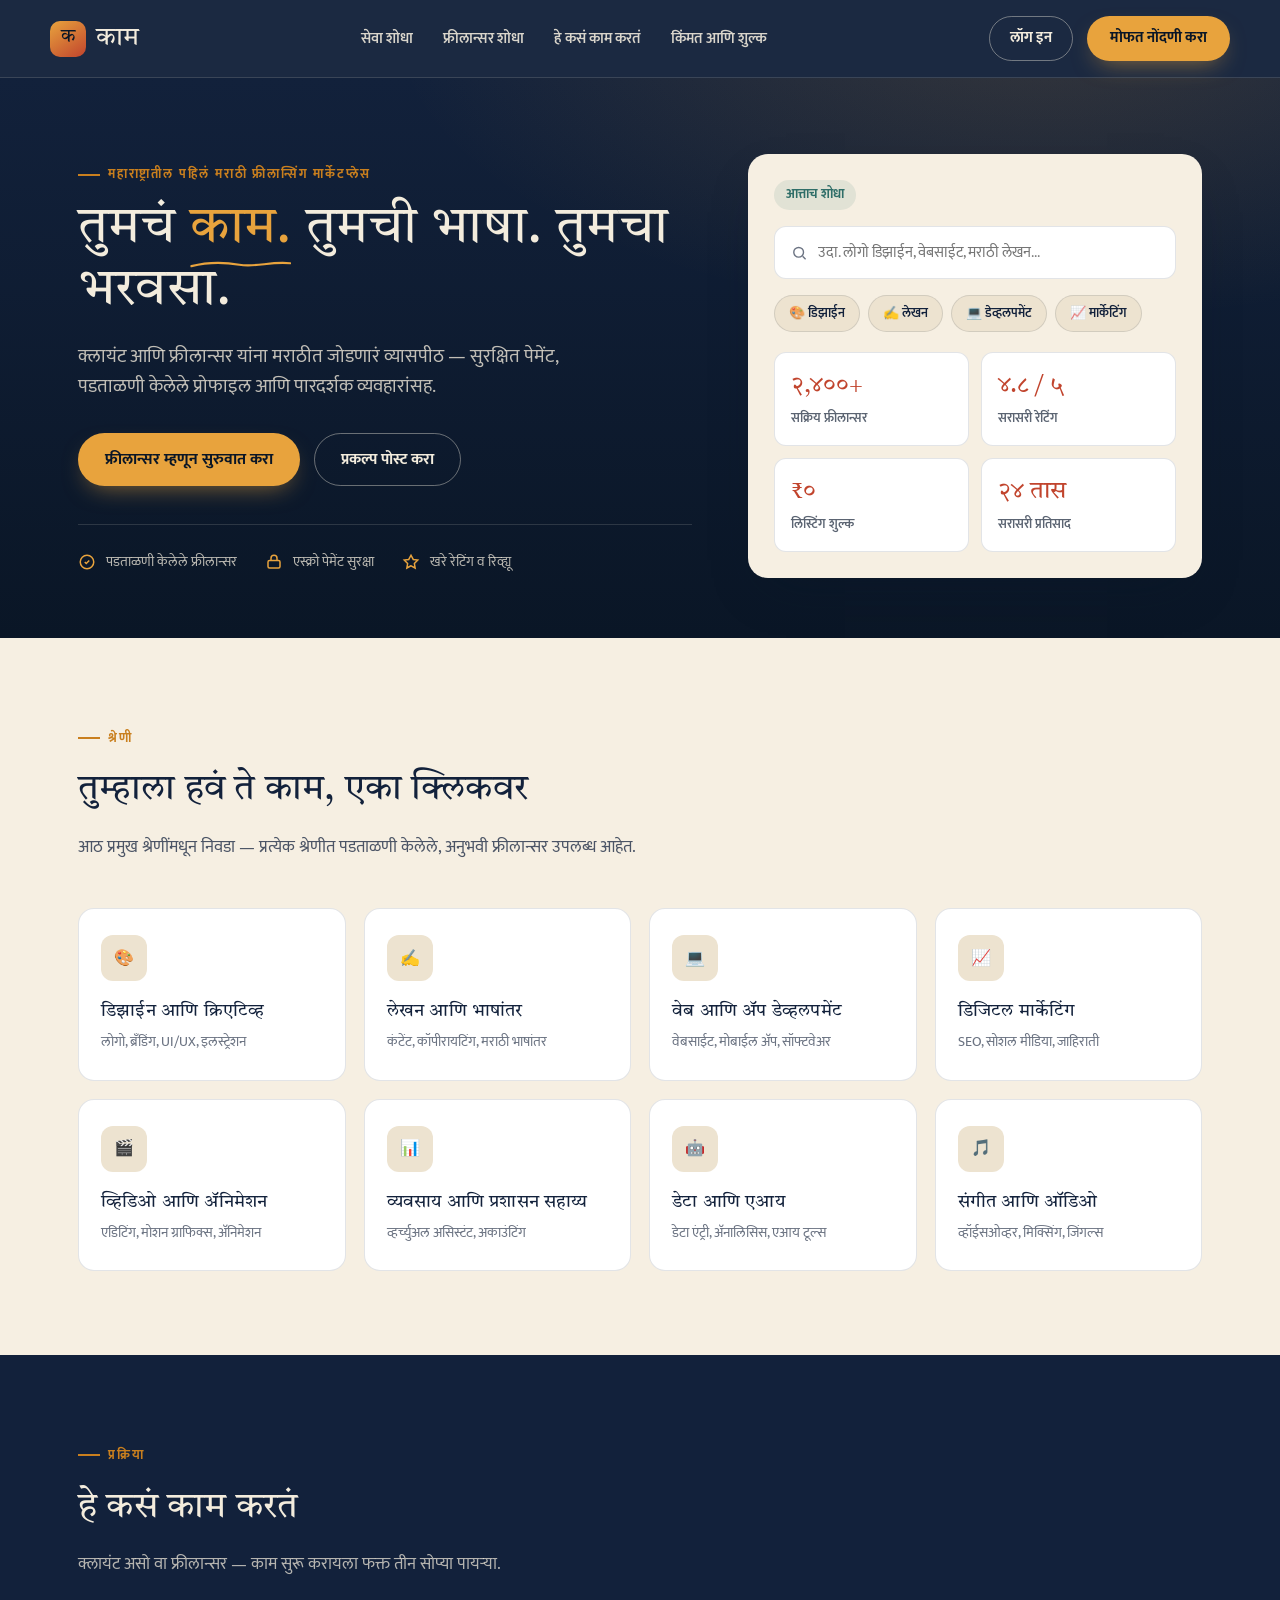
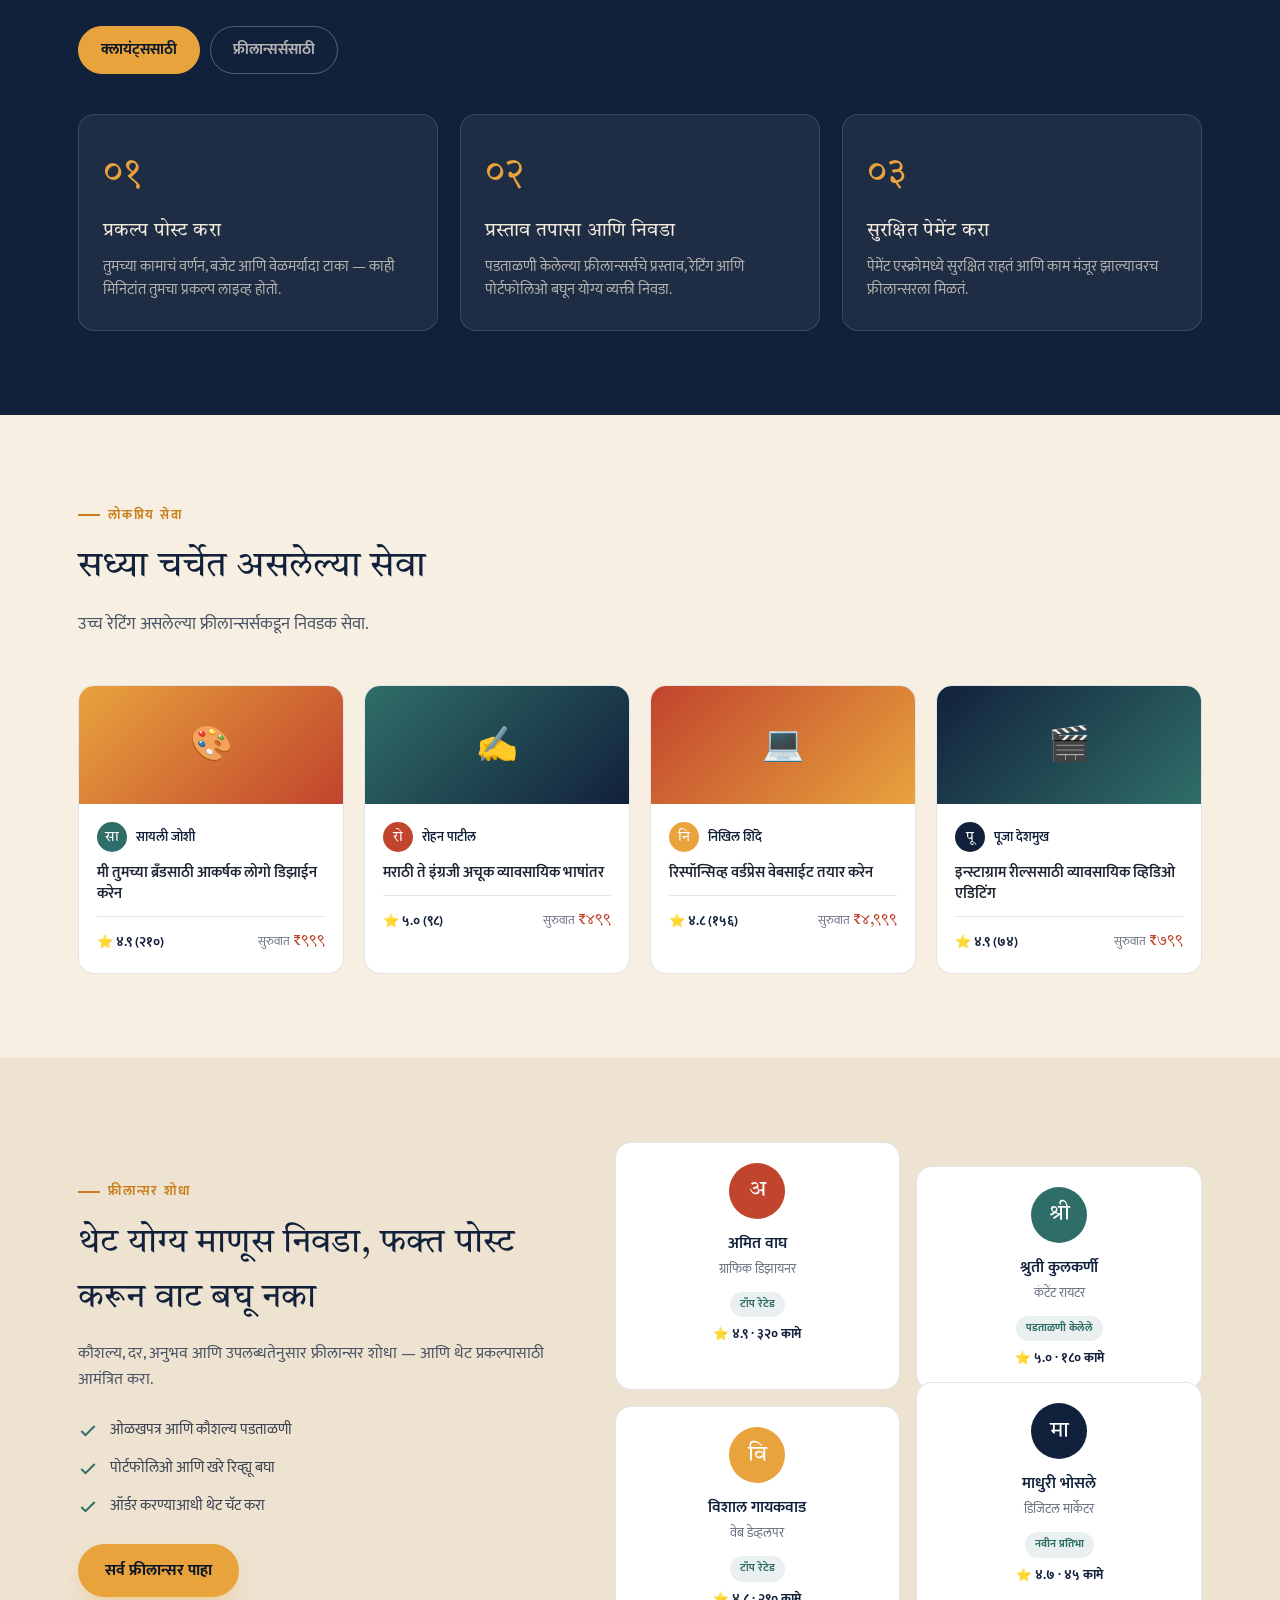
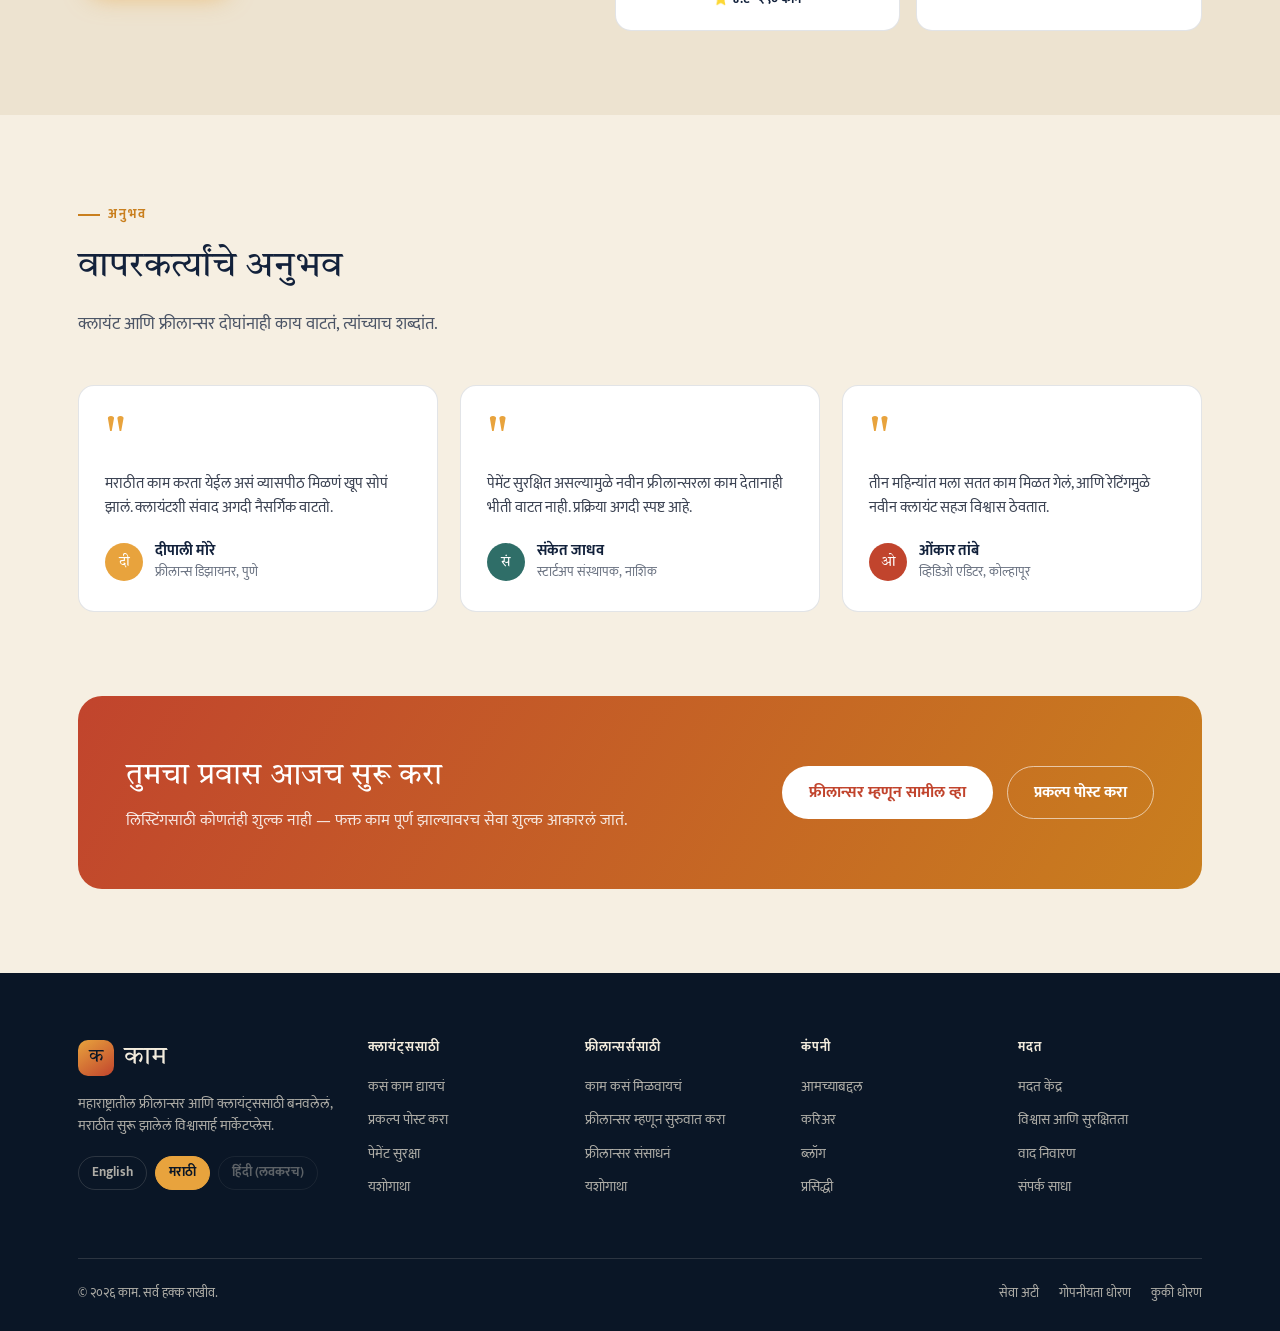
<file: index.html>
<!DOCTYPE html>
<html lang="mr">
<head>
<meta charset="UTF-8">
<meta name="viewport" content="width=device-width, initial-scale=1.0">
<title>काम — महाराष्ट्रातील फ्रीलान्सिंग मार्केटप्लेस</title>
<link rel="preconnect" href="https://fonts.googleapis.com">
<link href="https://fonts.googleapis.com/css2?family=Tiro+Devanagari+Marathi:ital@0;1&family=Mukta:wght@400;500;600;700;800&display=swap" rel="stylesheet">
<link rel="stylesheet" href="styles.css">


<!--- Favicon -->
<link rel="apple-touch-icon" sizes="180x180" href="images/apple-touch-icon.png">
<link rel="icon" type="image/png" sizes="32x32" href="images/favicon-32x32.png">
<link rel="icon" type="image/png" sizes="16x16" href="images/favicon-16x16.png">
<link rel="manifest" href="/site.webmanifest">



</head>
<body>

<header>
  <div class="wrap nav-row">
    <a href="#" class="logo"><span class="logo-mark">क</span>काम</a>
    <nav class="nav-links">
      <a href="#services">सेवा शोधा</a>
      <a href="#talent">फ्रीलान्सर शोधा</a>
      <a href="#how">हे कसं काम करतं</a>
      <a href="#pricing">किंमत आणि शुल्क</a>
    </nav>
    <div class="nav-actions">
      <a href="#" class="btn btn-outline-light">लॉग इन</a>
      <a href="#" class="btn btn-primary">मोफत नोंदणी करा</a>
    </div>
    <button class="burger" id="burgerBtn" aria-label="मेनू उघडा">
      <span></span><span></span><span></span>
    </button>
  </div>
  <div class="wrap mobile-menu" id="mobileMenu">
    <a href="#services">सेवा शोधा</a>
    <a href="#talent">फ्रीलान्सर शोधा</a>
    <a href="#how">हे कसं काम करतं</a>
    <a href="#pricing">किंमत आणि शुल्क</a>
    <a href="#">लॉग इन</a>
    <a href="#">मोफत नोंदणी करा</a>
  </div>
</header>

<!-- ================= HERO ================= -->
<section class="hero">
  <div class="wrap hero-grid">
    <div>
      <span class="eyebrow">महाराष्ट्रातील पहिलं मराठी फ्रीलान्सिंग मार्केटप्लेस</span>
      <h1>तुमचं <span class="accent">काम.<svg viewBox="0 0 140 14" fill="none"><path d="M2 10C25 4 45 4 68 8C91 12 111 3 138 6" stroke="#E8A33D" stroke-width="3" stroke-linecap="round"/></svg></span> तुमची भाषा. तुमचा भरवसा.</h1>
      <p class="lead">क्लायंट आणि फ्रीलान्सर यांना मराठीत जोडणारं व्यासपीठ — सुरक्षित पेमेंट, पडताळणी केलेले प्रोफाइल आणि पारदर्शक व्यवहारांसह.</p>
      <div class="hero-ctas">
        <a href="#" class="btn btn-primary">फ्रीलान्सर म्हणून सुरुवात करा</a>
        <a href="#" class="btn btn-outline-light">प्रकल्प पोस्ट करा</a>
      </div>
      <div class="trust-row">
        <div class="trust-item">
          <svg width="18" height="18" viewBox="0 0 24 24" fill="none" stroke="#E8A33D" stroke-width="2"><path d="M9 12l2 2 4-4"/><circle cx="12" cy="12" r="9"/></svg>
          पडताळणी केलेले फ्रीलान्सर
        </div>
        <div class="trust-item">
          <svg width="18" height="18" viewBox="0 0 24 24" fill="none" stroke="#E8A33D" stroke-width="2"><rect x="4" y="10" width="16" height="10" rx="2"/><path d="M8 10V7a4 4 0 0 1 8 0v3"/></svg>
          एस्क्रो पेमेंट सुरक्षा
        </div>
        <div class="trust-item">
          <svg width="18" height="18" viewBox="0 0 24 24" fill="none" stroke="#E8A33D" stroke-width="2"><path d="M12 17l-5.5 3 1-6L3 9.5l6-.9L12 3l3 5.6 6 .9-4.5 4.5 1 6z"/></svg>
          खरे रेटिंग व रिव्ह्यू
        </div>
      </div>
    </div>

    <div class="search-card reveal">
      <span class="tag">आत्ताच शोधा</span>
      <div class="search-input">
        <svg width="18" height="18" viewBox="0 0 24 24" fill="none" stroke="#6b7382" stroke-width="2"><circle cx="11" cy="11" r="7"/><path d="M21 21l-4.3-4.3"/></svg>
        <input type="text" placeholder="उदा. लोगो डिझाईन, वेबसाईट, मराठी लेखन..." aria-label="सेवा शोधा">
      </div>
      <div class="chip-row">
        <span class="chip">🎨 डिझाईन</span>
        <span class="chip">✍️ लेखन</span>
        <span class="chip">💻 डेव्हलपमेंट</span>
        <span class="chip">📈 मार्केटिंग</span>
      </div>
      <div class="stat-mini-grid">
        <div class="stat-mini"><span class="num">२,४००+</span><span class="lbl">सक्रिय फ्रीलान्सर</span></div>
        <div class="stat-mini"><span class="num">४.८ / ५</span><span class="lbl">सरासरी रेटिंग</span></div>
        <div class="stat-mini"><span class="num">₹०</span><span class="lbl">लिस्टिंग शुल्क</span></div>
        <div class="stat-mini"><span class="num">२४ तास</span><span class="lbl">सरासरी प्रतिसाद</span></div>
      </div>
    </div>
  </div>
</section>

<!-- ================= CATEGORIES ================= -->
<section class="section" id="services">
  <div class="wrap">
    <div class="section-head reveal">
      <span class="eyebrow">श्रेणी</span>
      <h2>तुम्हाला हवं ते काम, एका क्लिकवर</h2>
      <p>आठ प्रमुख श्रेणींमधून निवडा — प्रत्येक श्रेणीत पडताळणी केलेले, अनुभवी फ्रीलान्सर उपलब्ध आहेत.</p>
    </div>
    <div class="cat-grid">
      <div class="cat-card reveal"><div class="cat-icon">🎨</div><h3>डिझाईन आणि क्रिएटिव्ह</h3><p>लोगो, ब्रँडिंग, UI/UX, इलस्ट्रेशन</p></div>
      <div class="cat-card reveal"><div class="cat-icon">✍️</div><h3>लेखन आणि भाषांतर</h3><p>कंटेंट, कॉपीरायटिंग, मराठी भाषांतर</p></div>
      <div class="cat-card reveal"><div class="cat-icon">💻</div><h3>वेब आणि अ‍ॅप डेव्हलपमेंट</h3><p>वेबसाईट, मोबाईल अ‍ॅप, सॉफ्टवेअर</p></div>
      <div class="cat-card reveal"><div class="cat-icon">📈</div><h3>डिजिटल मार्केटिंग</h3><p>SEO, सोशल मीडिया, जाहिराती</p></div>
      <div class="cat-card reveal"><div class="cat-icon">🎬</div><h3>व्हिडिओ आणि अ‍ॅनिमेशन</h3><p>एडिटिंग, मोशन ग्राफिक्स, अ‍ॅनिमेशन</p></div>
      <div class="cat-card reveal"><div class="cat-icon">📊</div><h3>व्यवसाय आणि प्रशासन सहाय्य</h3><p>व्हर्च्युअल असिस्टंट, अकाउंटिंग</p></div>
      <div class="cat-card reveal"><div class="cat-icon">🤖</div><h3>डेटा आणि एआय</h3><p>डेटा एंट्री, अ‍ॅनालिसिस, एआय टूल्स</p></div>
      <div class="cat-card reveal"><div class="cat-icon">🎵</div><h3>संगीत आणि ऑडिओ</h3><p>व्हॉईसओव्हर, मिक्सिंग, जिंगल्स</p></div>
    </div>
  </div>
</section>

<!-- ================= HOW IT WORKS ================= -->
<section class="section section-alt" id="how">
  <div class="wrap">
    <div class="section-head reveal">
      <span class="eyebrow">प्रक्रिया</span>
      <h2>हे कसं काम करतं</h2>
      <p>क्लायंट असो वा फ्रीलान्सर — काम सुरू करायला फक्त तीन सोप्या पायऱ्या.</p>
    </div>
    <div class="tabs reveal">
      <button class="tab-btn active" data-tab="client">क्लायंट्ससाठी</button>
      <button class="tab-btn" data-tab="freelancer">फ्रीलान्सर्ससाठी</button>
    </div>
    <div class="steps active" id="tab-client">
      <div class="step-card"><span class="step-num">०१</span><h3>प्रकल्प पोस्ट करा</h3><p>तुमच्या कामाचं वर्णन, बजेट आणि वेळमर्यादा टाका — काही मिनिटांत तुमचा प्रकल्प लाइव्ह होतो.</p></div>
      <div class="step-card"><span class="step-num">०२</span><h3>प्रस्ताव तपासा आणि निवडा</h3><p>पडताळणी केलेल्या फ्रीलान्सर्सचे प्रस्ताव, रेटिंग आणि पोर्टफोलिओ बघून योग्य व्यक्ती निवडा.</p></div>
      <div class="step-card"><span class="step-num">०३</span><h3>सुरक्षित पेमेंट करा</h3><p>पेमेंट एस्क्रोमध्ये सुरक्षित राहतं आणि काम मंजूर झाल्यावरच फ्रीलान्सरला मिळतं.</p></div>
    </div>
    <div class="steps" id="tab-freelancer">
      <div class="step-card"><span class="step-num">०१</span><h3>प्रोफाइल तयार करा</h3><p>तुमची कौशल्यं, पोर्टफोलिओ आणि दर टाकून तुमचं प्रोफाइल पूर्ण करा — ओळखपत्र पडताळणी करा.</p></div>
      <div class="step-card"><span class="step-num">०२</span><h3>सेवा लिस्ट करा किंवा बिड करा</h3><p>पॅकेज केलेली सेवा तयार करा किंवा उपलब्ध प्रकल्पांवर थेट प्रस्ताव पाठवा.</p></div>
      <div class="step-card"><span class="step-num">०३</span><h3>काम करा आणि पैसे मिळवा</h3><p>काम पूर्ण करा, डिलिव्हर करा आणि UPI किंवा बँक ट्रान्सफरद्वारे थेट पैसे मिळवा.</p></div>
    </div>
  </div>
</section>

<!-- ================= FEATURED SERVICES ================= -->
<section class="section">
  <div class="wrap">
    <div class="section-head reveal">
      <span class="eyebrow">लोकप्रिय सेवा</span>
      <h2>सध्या चर्चेत असलेल्या सेवा</h2>
      <p>उच्च रेटिंग असलेल्या फ्रीलान्सर्सकडून निवडक सेवा.</p>
    </div>
    <div class="service-grid">
      <div class="service-card reveal">
        <div class="service-thumb" style="background:linear-gradient(135deg,#E8A33D,#C1442D);">🎨</div>
        <div class="service-body">
          <div class="seller-row"><div class="avatar" style="background:#2F6E68;">सा</div><span class="seller-name">सायली जोशी</span></div>
          <h4>मी तुमच्या ब्रँडसाठी आकर्षक लोगो डिझाईन करेन</h4>
          <div class="service-foot"><span class="rating">⭐ ४.९ (२१०)</span><span class="price">सुरुवात <b>₹९९९</b></span></div>
        </div>
      </div>
      <div class="service-card reveal">
        <div class="service-thumb" style="background:linear-gradient(135deg,#2F6E68,#12213B);">✍️</div>
        <div class="service-body">
          <div class="seller-row"><div class="avatar" style="background:#C1442D;">रो</div><span class="seller-name">रोहन पाटील</span></div>
          <h4>मराठी ते इंग्रजी अचूक व्यावसायिक भाषांतर</h4>
          <div class="service-foot"><span class="rating">⭐ ५.० (९८)</span><span class="price">सुरुवात <b>₹४९९</b></span></div>
        </div>
      </div>
      <div class="service-card reveal">
        <div class="service-thumb" style="background:linear-gradient(135deg,#C1442D,#E8A33D);">💻</div>
        <div class="service-body">
          <div class="seller-row"><div class="avatar" style="background:#E8A33D;">नि</div><span class="seller-name">निखिल शिंदे</span></div>
          <h4>रिस्पॉन्सिव्ह वर्डप्रेस वेबसाईट तयार करेन</h4>
          <div class="service-foot"><span class="rating">⭐ ४.८ (१५६)</span><span class="price">सुरुवात <b>₹४,९९९</b></span></div>
        </div>
      </div>
      <div class="service-card reveal">
        <div class="service-thumb" style="background:linear-gradient(135deg,#12213B,#2F6E68);">🎬</div>
        <div class="service-body">
          <div class="seller-row"><div class="avatar" style="background:#12213B;">पू</div><span class="seller-name">पूजा देशमुख</span></div>
          <h4>इन्स्टाग्राम रील्ससाठी व्यावसायिक व्हिडिओ एडिटिंग</h4>
          <div class="service-foot"><span class="rating">⭐ ४.९ (७४)</span><span class="price">सुरुवात <b>₹७९९</b></span></div>
        </div>
      </div>
    </div>
  </div>
</section>

<!-- ================= FIND TALENT ================= -->
<section class="section" id="talent" style="background:var(--parchment-dim);">
  <div class="wrap talent-band">
    <div class="reveal">
      <span class="eyebrow">फ्रीलान्सर शोधा</span>
      <h2 style="font-size:34px; color:var(--navy); margin-bottom:16px;">थेट योग्य माणूस निवडा, फक्त पोस्ट करून वाट बघू नका</h2>
      <p style="color:#4c5566; font-size:16px;">कौशल्य, दर, अनुभव आणि उपलब्धतेनुसार फ्रीलान्सर शोधा — आणि थेट प्रकल्पासाठी आमंत्रित करा.</p>
      <ul class="checklist">
        <li><svg width="20" height="20" viewBox="0 0 24 24" fill="none" stroke="#2F6E68" stroke-width="2.4"><path d="M20 6L9 17l-5-5"/></svg> ओळखपत्र आणि कौशल्य पडताळणी</li>
        <li><svg width="20" height="20" viewBox="0 0 24 24" fill="none" stroke="#2F6E68" stroke-width="2.4"><path d="M20 6L9 17l-5-5"/></svg> पोर्टफोलिओ आणि खरे रिव्ह्यू बघा</li>
        <li><svg width="20" height="20" viewBox="0 0 24 24" fill="none" stroke="#2F6E68" stroke-width="2.4"><path d="M20 6L9 17l-5-5"/></svg> ऑर्डर करण्याआधी थेट चॅट करा</li>
      </ul>
      <a href="#" class="btn btn-primary" style="margin-top:26px;">सर्व फ्रीलान्सर पाहा</a>
    </div>
    <div class="talent-cards reveal">
      <div class="talent-card"><div class="avatar" style="background:#C1442D;">अ</div><h4>अमित वाघ</h4><div class="role">ग्राफिक डिझायनर</div><span class="badge">टॉप रेटेड</span><div class="rating">⭐ ४.९ · ३२० कामे</div></div>
      <div class="talent-card"><div class="avatar" style="background:#2F6E68;">श्री</div><h4>श्रुती कुलकर्णी</h4><div class="role">कंटेंट रायटर</div><span class="badge">पडताळणी केलेले</span><div class="rating">⭐ ५.० ​· १८० कामे</div></div>
      <div class="talent-card"><div class="avatar" style="background:#E8A33D;">वि</div><h4>विशाल गायकवाड</h4><div class="role">वेब डेव्हलपर</div><span class="badge">टॉप रेटेड</span><div class="rating">⭐ ४.८ · २९० कामे</div></div>
      <div class="talent-card"><div class="avatar" style="background:#12213B;">मा</div><h4>माधुरी भोसले</h4><div class="role">डिजिटल मार्केटर</div><span class="badge">नवीन प्रतिभा</span><div class="rating">⭐ ४.७ · ४५ कामे</div></div>
    </div>
  </div>
</section>

<!-- ================= TESTIMONIALS ================= -->
<section class="section">
  <div class="wrap">
    <div class="section-head reveal">
      <span class="eyebrow">अनुभव</span>
      <h2>वापरकर्त्यांचे अनुभव</h2>
      <p>क्लायंट आणि फ्रीलान्सर दोघांनाही काय वाटतं, त्यांच्याच शब्दांत.</p>
    </div>
    <div class="quote-grid">
      <div class="quote-card reveal">
        <span class="quote-mark">"</span>
        <p>मराठीत काम करता येईल असं व्यासपीठ मिळणं खूप सोपं झालं. क्लायंटशी संवाद अगदी नैसर्गिक वाटतो.</p>
        <div class="quote-person"><div class="avatar" style="width:38px;height:38px;background:#E8A33D;">दी</div><div><div class="name">दीपाली मोरे</div><div class="role">फ्रीलान्स डिझायनर, पुणे</div></div></div>
      </div>
      <div class="quote-card reveal">
        <span class="quote-mark">"</span>
        <p>पेमेंट सुरक्षित असल्यामुळे नवीन फ्रीलान्सरला काम देतानाही भीती वाटत नाही. प्रक्रिया अगदी स्पष्ट आहे.</p>
        <div class="quote-person"><div class="avatar" style="width:38px;height:38px;background:#2F6E68;">सं</div><div><div class="name">संकेत जाधव</div><div class="role">स्टार्टअप संस्थापक, नाशिक</div></div></div>
      </div>
      <div class="quote-card reveal">
        <span class="quote-mark">"</span>
        <p>तीन महिन्यांत मला सतत काम मिळत गेलं, आणि रेटिंगमुळे नवीन क्लायंट सहज विश्वास ठेवतात.</p>
        <div class="quote-person"><div class="avatar" style="width:38px;height:38px;background:#C1442D;">ओ</div><div><div class="name">ओंकार तांबे</div><div class="role">व्हिडिओ एडिटर, कोल्हापूर</div></div></div>
      </div>
    </div>
  </div>
</section>

<!-- ================= CTA BANNER ================= -->
<section class="section" style="padding-top:0;" id="pricing">
  <div class="wrap">
    <div class="cta-banner reveal">
      <div>
        <h2>तुमचा प्रवास आजच सुरू करा</h2>
        <p>लिस्टिंगसाठी कोणतंही शुल्क नाही — फक्त काम पूर्ण झाल्यावरच सेवा शुल्क आकारलं जातं.</p>
      </div>
      <div style="display:flex; gap:14px; flex-wrap:wrap;">
        <a href="#" class="btn btn-primary">फ्रीलान्सर म्हणून सामील व्हा</a>
        <a href="#" class="btn btn-outline-light" style="border-color:rgba(255,255,255,0.6); color:#fff;">प्रकल्प पोस्ट करा</a>
      </div>
    </div>
  </div>
</section>

<!-- ================= FOOTER ================= -->
<footer>
  <div class="wrap">
    <div class="footer-grid">
      <div class="footer-col footer-brand">
        <a href="#" class="logo"><span class="logo-mark">क</span>काम</a>
        <p>महाराष्ट्रातील फ्रीलान्सर आणि क्लायंट्ससाठी बनवलेलं, मराठीत सुरू झालेलं विश्वासार्ह मार्केटप्लेस.</p>
        <div class="lang-row">
          <span class="lang-pill">English</span>
          <span class="lang-pill active">मराठी</span>
          <span class="lang-pill soon">हिंदी (लवकरच)</span>
        </div>
      </div>
      <div class="footer-col">
        <h5>क्लायंट्ससाठी</h5>
        <ul>
          <li><a href="#">कसं काम द्यायचं</a></li>
          <li><a href="#">प्रकल्प पोस्ट करा</a></li>
          <li><a href="#">पेमेंट सुरक्षा</a></li>
          <li><a href="#">यशोगाथा</a></li>
        </ul>
      </div>
      <div class="footer-col">
        <h5>फ्रीलान्सर्ससाठी</h5>
        <ul>
          <li><a href="#">काम कसं मिळवायचं</a></li>
          <li><a href="#">फ्रीलान्सर म्हणून सुरुवात करा</a></li>
          <li><a href="#">फ्रीलान्सर संसाधनं</a></li>
          <li><a href="#">यशोगाथा</a></li>
        </ul>
      </div>
      <div class="footer-col">
        <h5>कंपनी</h5>
        <ul>
          <li><a href="#">आमच्याबद्दल</a></li>
          <li><a href="#">करिअर</a></li>
          <li><a href="#">ब्लॉग</a></li>
          <li><a href="#">प्रसिद्धी</a></li>
        </ul>
      </div>
      <div class="footer-col">
        <h5>मदत</h5>
        <ul>
          <li><a href="#">मदत केंद्र</a></li>
          <li><a href="#">विश्वास आणि सुरक्षितता</a></li>
          <li><a href="#">वाद निवारण</a></li>
          <li><a href="#">संपर्क साधा</a></li>
        </ul>
      </div>
    </div>
    <div class="footer-bottom">
      <span>© २०२६ काम. सर्व हक्क राखीव.</span>
      <div class="legal-links">
        <a href="#">सेवा अटी</a>
        <a href="#">गोपनीयता धोरण</a>
        <a href="#">कुकी धोरण</a>
      </div>
    </div>
  </div>
</footer>


<!-- Script-->

<script src="script.js"></script>

</body>
</html>
</file>
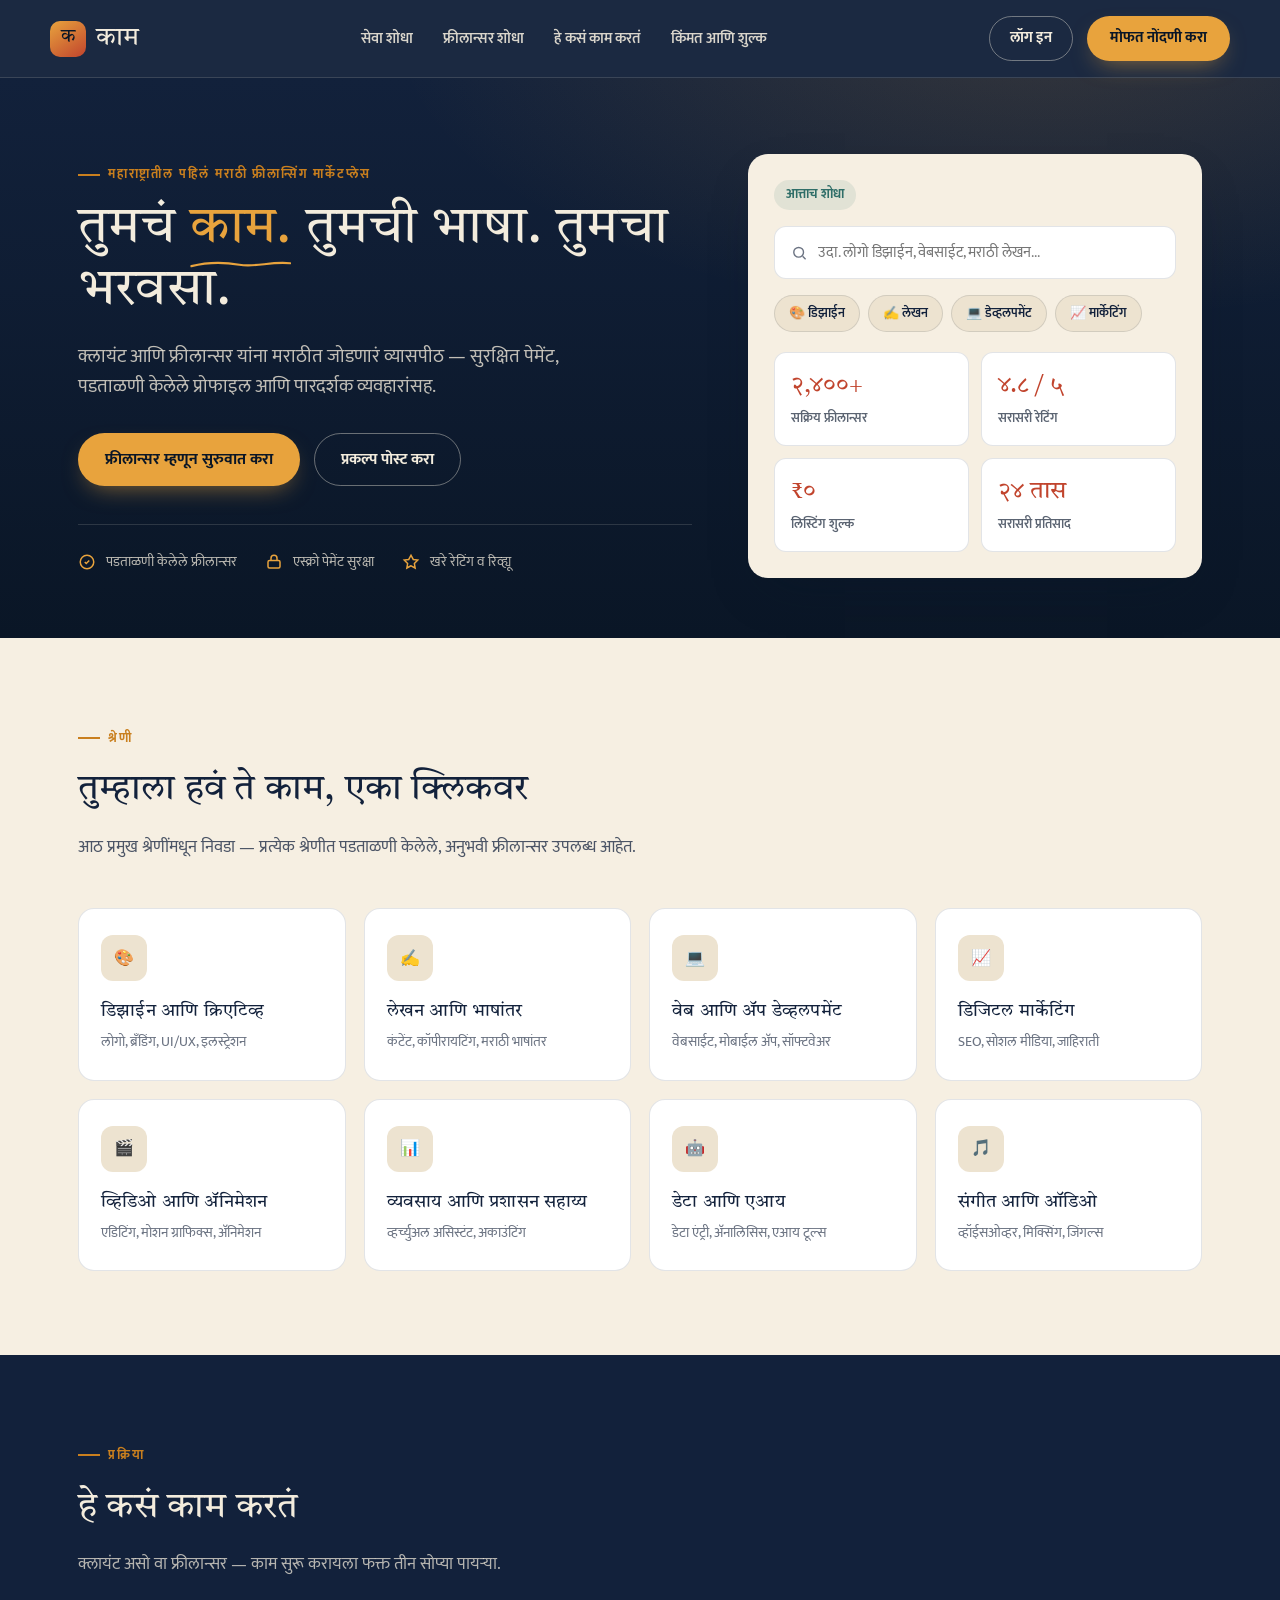
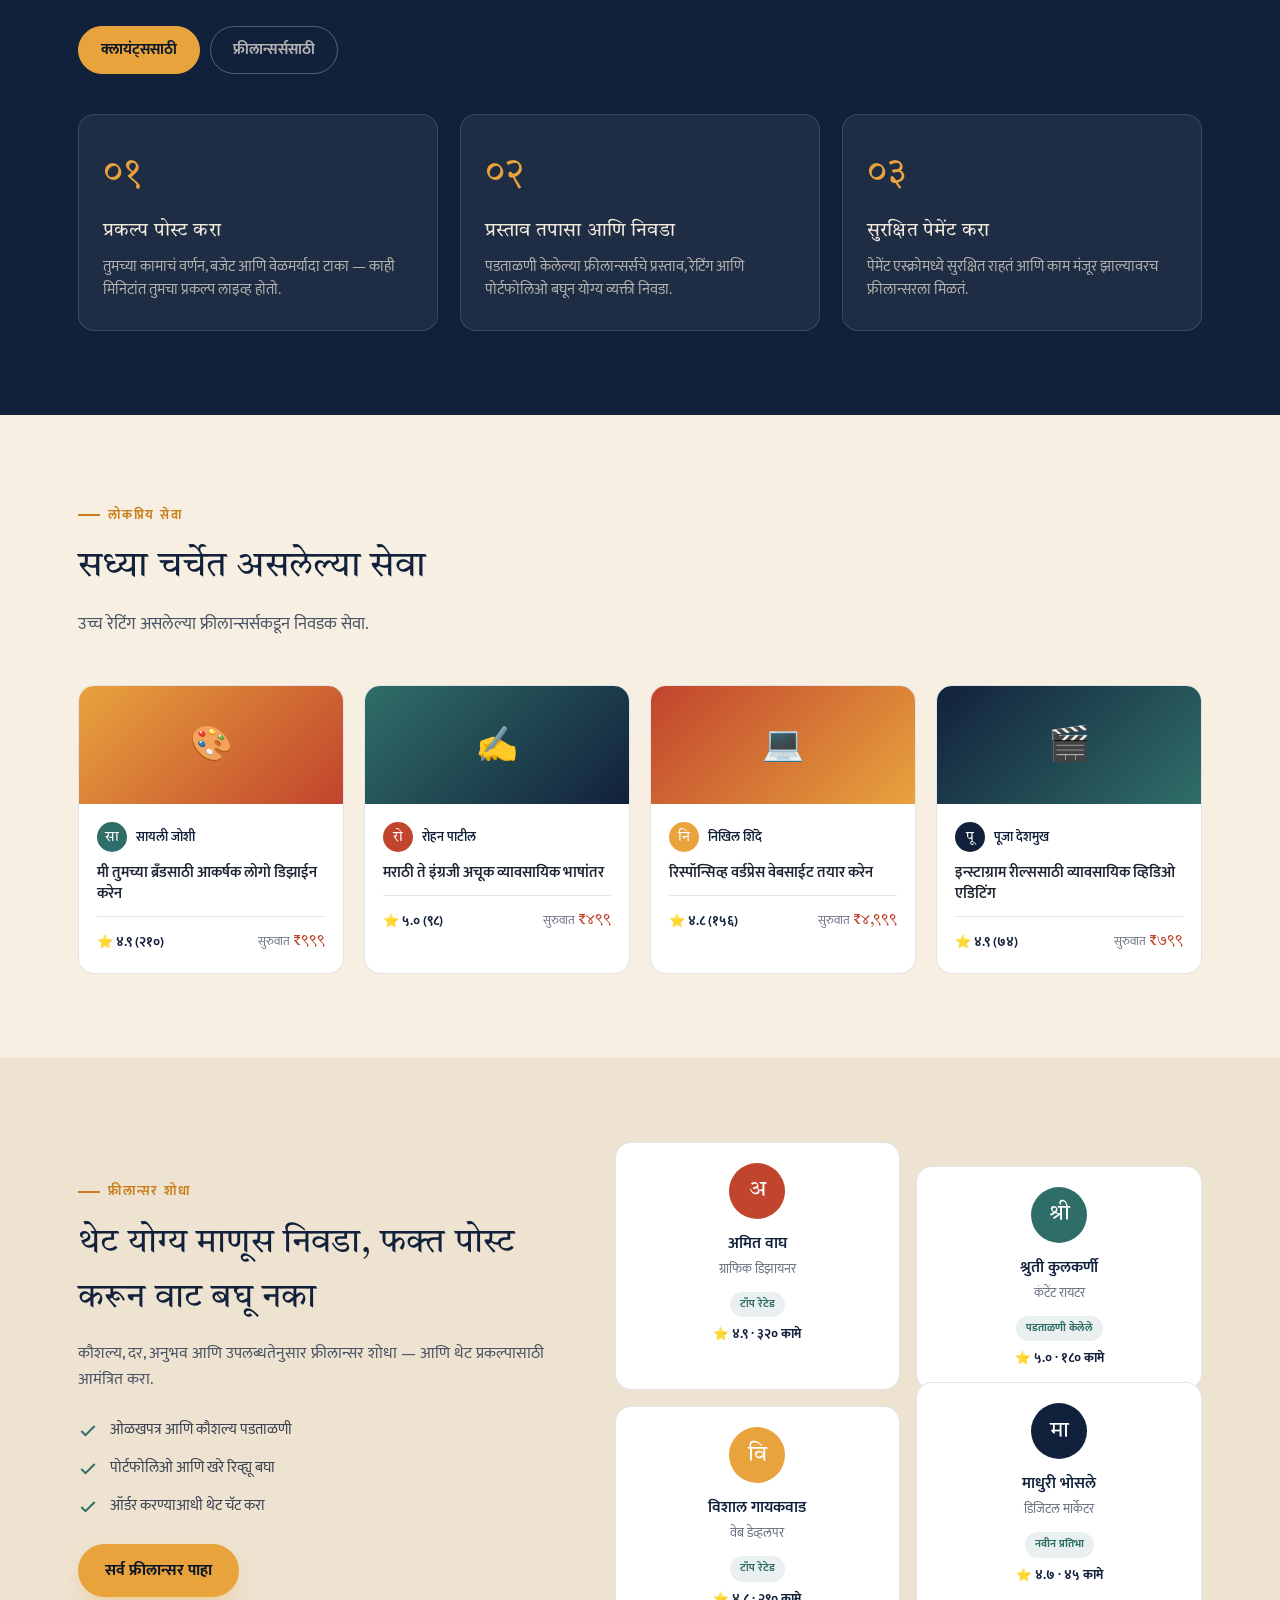
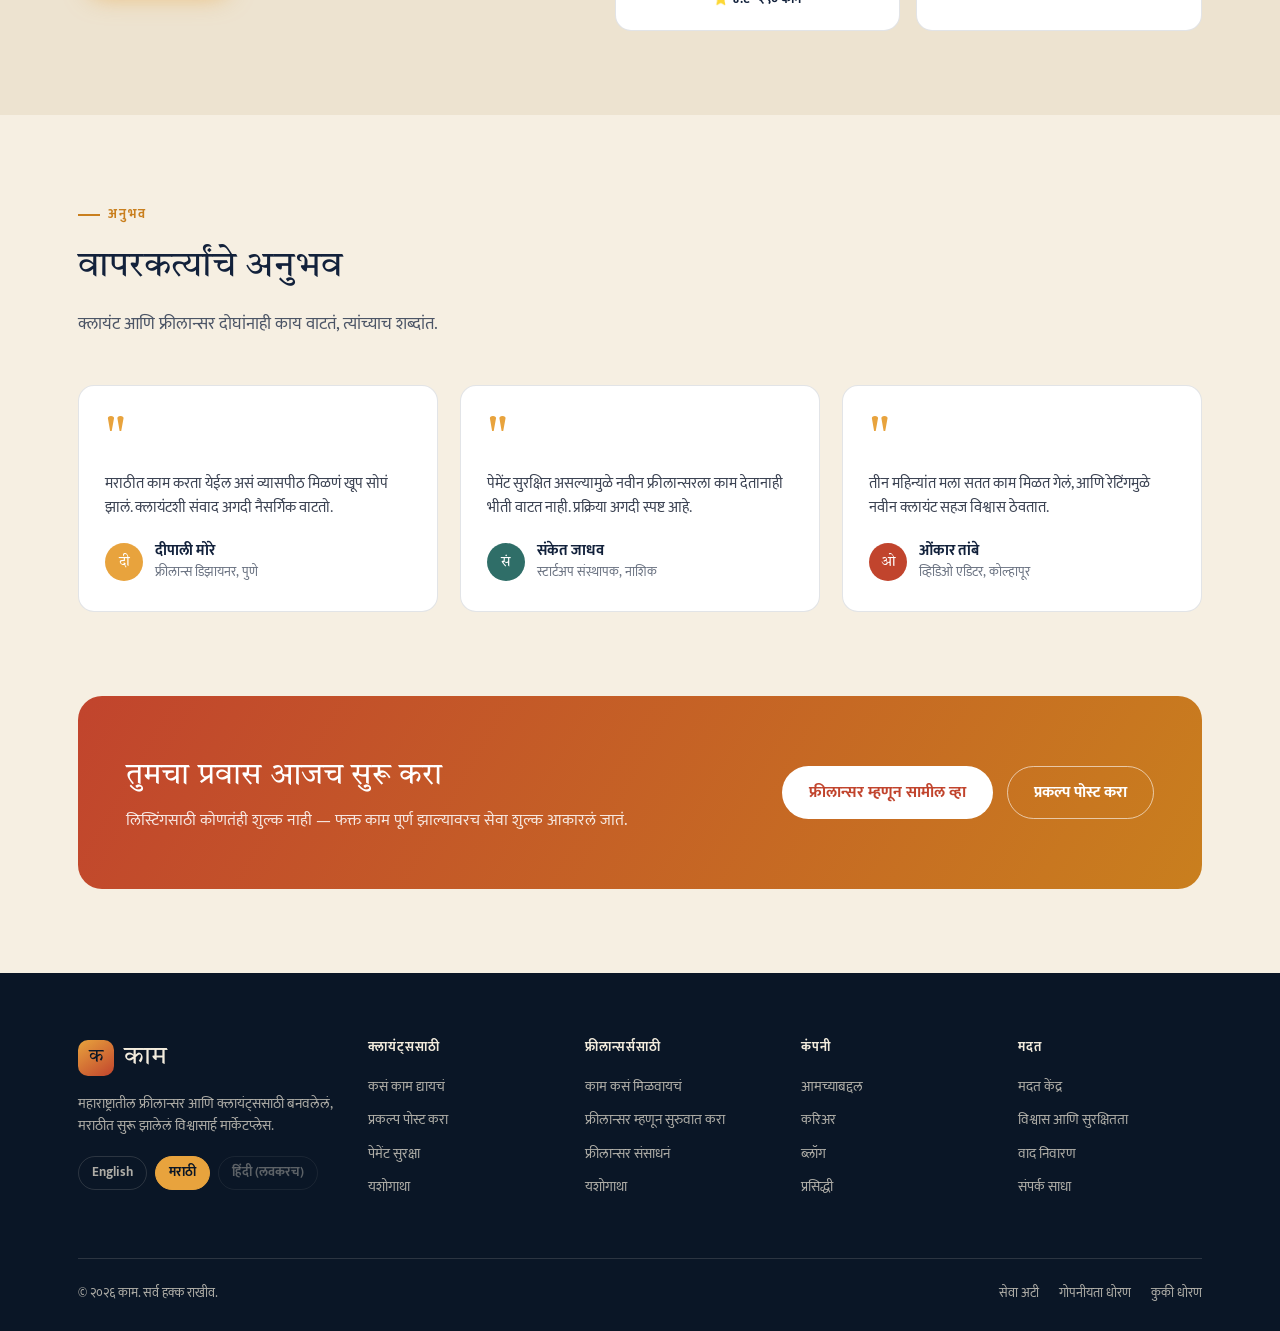
<file: images/kaam-marathi.html>
<!DOCTYPE html>
<html lang="mr">
<head>
<meta charset="UTF-8">
<meta name="viewport" content="width=device-width, initial-scale=1.0">
<title>काम — महाराष्ट्रातील फ्रीलान्सिंग मार्केटप्लेस</title>
<link rel="icon" type="image/x-icon" href="favicon.ico">
<link rel="icon" type="image/png" sizes="16x16" href="favicon-16x16.png">
<link rel="icon" type="image/png" sizes="32x32" href="favicon-32x32.png">
<link rel="icon" type="image/png" sizes="192x192" href="android-chrome-192x192.png">
<link rel="apple-touch-icon" sizes="180x180" href="apple-touch-icon.png">
<link rel="manifest" href="site.webmanifest">
<meta name="theme-color" content="#12213B">
<link rel="preconnect" href="https://fonts.googleapis.com">
<link href="https://fonts.googleapis.com/css2?family=Tiro+Devanagari+Marathi:ital@0;1&family=Mukta:wght@400;500;600;700;800&display=swap" rel="stylesheet">
<style>
  :root{
    --navy:#12213B;
    --navy-deep:#0A1626;
    --parchment:#F6EFE2;
    --parchment-dim:#EDE3D0;
    --marigold:#E8A33D;
    --marigold-deep:#C97F1E;
    --teal:#2F6E68;
    --sindoor:#C1442D;
    --ink:#1B2430;
    --paper-text:#F3ECDD;
    --line: rgba(246,239,226,0.14);
    --line-dark: rgba(18,33,59,0.12);
    --shadow: 0 20px 50px -20px rgba(10,22,38,0.35);
    --radius: 14px;
  }
  *{box-sizing:border-box; margin:0; padding:0;}
  html{scroll-behavior:smooth;}
  body{
    font-family:'Mukta', sans-serif;
    background:var(--parchment);
    color:var(--ink);
    line-height:1.6;
    overflow-x:hidden;
  }
  h1,h2,h3,.display{
    font-family:'Tiro Devanagari Marathi', serif;
    font-weight:400;
    letter-spacing:0.2px;
  }
  a{color:inherit; text-decoration:none;}
  img{max-width:100%; display:block;}
  ul{list-style:none;}
  .wrap{max-width:1180px; margin:0 auto; padding:0 28px;}
  section{position:relative;}
  .eyebrow{
    font-family:'Mukta';
    font-size:13px;
    font-weight:700;
    letter-spacing:0.14em;
    text-transform:uppercase;
    color:var(--marigold-deep);
    display:inline-flex;
    align-items:center;
    gap:8px;
    margin-bottom:14px;
  }
  .eyebrow::before{
    content:"";
    width:22px; height:2px;
    background:var(--marigold-deep);
    display:inline-block;
  }
  .btn{
    display:inline-flex;
    align-items:center;
    justify-content:center;
    gap:8px;
    padding:13px 26px;
    border-radius:999px;
    font-weight:700;
    font-size:15.5px;
    cursor:pointer;
    border:1.5px solid transparent;
    transition:transform .18s ease, box-shadow .18s ease, background .18s ease, color .18s ease;
    white-space:nowrap;
  }
  .btn:hover{transform:translateY(-2px);}
  .btn-primary{background:var(--marigold); color:var(--navy-deep); box-shadow:0 10px 24px -10px rgba(232,163,61,0.6);}
  .btn-primary:hover{background:var(--marigold-deep);}
  .btn-outline-light{border-color:rgba(246,239,226,0.4); color:var(--paper-text);}
  .btn-outline-light:hover{border-color:var(--paper-text); background:rgba(246,239,226,0.08);}
  .btn-outline-dark{border-color:rgba(27,36,48,0.25); color:var(--ink);}
  .btn-outline-dark:hover{border-color:var(--ink); background:rgba(27,36,48,0.05);}
  .btn-ghost{color:var(--navy); font-weight:700; padding:10px 4px;}

  /* ===== HEADER ===== */
  header{
    position:sticky; top:0; z-index:100;
    background:rgba(18,33,59,0.96);
    backdrop-filter:blur(10px);
    border-bottom:1px solid var(--line);
  }
  .nav-row{
    display:flex; align-items:center; justify-content:space-between;
    padding:16px 0;
    color:var(--paper-text);
  }
  .logo{
    display:flex; align-items:center; gap:10px;
    font-family:'Tiro Devanagari Marathi';
    font-size:26px;
    color:var(--paper-text);
  }
  .logo-mark{
    width:36px; height:36px; border-radius:10px;
    background:linear-gradient(145deg, var(--marigold), var(--sindoor));
    display:flex; align-items:center; justify-content:center;
    font-family:'Tiro Devanagari Marathi';
    font-size:19px; color:var(--navy-deep); font-weight:400;
    flex-shrink:0;
  }
  .nav-links{
    display:flex; align-items:center; gap:30px;
    font-size:15px; font-weight:600;
  }
  .nav-links a{opacity:0.88; transition:opacity .15s; position:relative;}
  .nav-links a:hover{opacity:1;}
  .nav-actions{display:flex; align-items:center; gap:14px;}
  .nav-actions .btn-outline-light{padding:10px 20px; font-size:14.5px;}
  .nav-actions .btn-primary{padding:10px 22px; font-size:14.5px;}
  .burger{display:none; flex-direction:column; gap:5px; cursor:pointer; background:none; border:none;}
  .burger span{width:24px; height:2px; background:var(--paper-text);}
  .mobile-menu{display:none; flex-direction:column; gap:4px; padding:8px 0 20px; border-top:1px solid var(--line);}
  .mobile-menu a{padding:12px 0; color:var(--paper-text); font-weight:600; border-bottom:1px solid var(--line);}
  .mobile-menu.open{display:flex;}

  /* ===== HERO ===== */
  .hero{
    background:radial-gradient(1100px 500px at 82% -10%, rgba(232,163,61,0.16), transparent 60%),
               linear-gradient(180deg, var(--navy) 0%, var(--navy-deep) 100%);
    color:var(--paper-text);
    padding:76px 0 60px;
  }
  .hero-grid{
    display:grid; grid-template-columns:1.15fr 0.85fr; gap:56px; align-items:center;
  }
  .hero h1{
    font-size:52px; line-height:1.18; color:var(--paper-text); margin-bottom:20px;
  }
  .hero h1 .accent{
    position:relative; color:var(--marigold); display:inline-block;
  }
  .hero h1 .accent svg{position:absolute; left:0; bottom:-10px; width:100%; height:14px;}
  .hero p.lead{
    font-size:18.5px; color:rgba(243,236,221,0.78); max-width:520px; margin-bottom:32px;
  }
  .hero-ctas{display:flex; gap:14px; flex-wrap:wrap; margin-bottom:38px;}
  .trust-row{
    display:flex; gap:28px; flex-wrap:wrap; padding-top:26px; border-top:1px solid var(--line);
  }
  .trust-item{display:flex; align-items:center; gap:10px; font-size:14px; color:rgba(243,236,221,0.75);}
  .trust-item svg{flex-shrink:0;}

  /* hero search card */
  .search-card{
    background:var(--parchment);
    border-radius:20px;
    padding:26px;
    box-shadow:var(--shadow);
    color:var(--ink);
  }
  .search-card .tag{
    display:inline-block; font-size:12.5px; font-weight:700; color:var(--teal);
    background:rgba(47,110,104,0.1); padding:5px 12px; border-radius:999px; margin-bottom:16px;
  }
  .search-input{
    display:flex; align-items:center; gap:10px;
    background:#fff; border:1.5px solid var(--line-dark); border-radius:12px;
    padding:13px 16px; margin-bottom:16px;
  }
  .search-input input{border:none; outline:none; font-family:'Mukta'; font-size:15px; width:100%; background:transparent; color:var(--ink);}
  .chip-row{display:flex; flex-wrap:wrap; gap:8px; margin-bottom:20px;}
  .chip{
    font-size:13px; font-weight:600; padding:7px 14px; border-radius:999px;
    background:var(--parchment-dim); border:1px solid var(--line-dark); color:var(--navy);
    cursor:default;
  }
  .stat-mini-grid{display:grid; grid-template-columns:1fr 1fr; gap:12px;}
  .stat-mini{background:#fff; border-radius:12px; padding:14px 16px; border:1px solid var(--line-dark);}
  .stat-mini .num{font-family:'Tiro Devanagari Marathi'; font-size:24px; color:var(--sindoor); display:block;}
  .stat-mini .lbl{font-size:12.5px; color:#5b6472; font-weight:600;}

  /* ===== SECTION GENERIC ===== */
  .section{padding:84px 0;}
  .section-head{max-width:640px; margin-bottom:48px;}
  .section-head h2{font-size:36px; color:var(--navy); margin-bottom:14px;}
  .section-head p{font-size:16.5px; color:#4c5566;}
  .section-alt{background:var(--navy); color:var(--paper-text);}
  .section-alt .section-head h2{color:var(--paper-text);}
  .section-alt .section-head p{color:rgba(243,236,221,0.72);}

  /* ===== CATEGORIES ===== */
  .cat-grid{
    display:grid; grid-template-columns:repeat(4,1fr); gap:18px;
  }
  .cat-card{
    background:#fff; border:1px solid var(--line-dark); border-radius:16px;
    padding:26px 22px; transition:transform .2s ease, box-shadow .2s ease, border-color .2s;
    cursor:default;
  }
  .cat-card:hover{transform:translateY(-5px); box-shadow:var(--shadow); border-color:transparent;}
  .cat-icon{
    width:46px; height:46px; border-radius:12px; display:flex; align-items:center; justify-content:center;
    background:var(--parchment-dim); margin-bottom:16px;
  }
  .cat-card h3{font-size:18px; color:var(--navy); margin-bottom:6px; font-weight:400;}
  .cat-card p{font-size:13.5px; color:#6b7382;}

  /* ===== HOW IT WORKS ===== */
  .tabs{display:flex; gap:10px; margin-bottom:40px;}
  .tab-btn{
    padding:11px 22px; border-radius:999px; border:1.5px solid rgba(246,239,226,0.3);
    background:transparent; color:rgba(246,239,226,0.7); font-family:'Mukta'; font-weight:700; font-size:14.5px;
    cursor:pointer; transition:all .2s;
  }
  .tab-btn.active{background:var(--marigold); color:var(--navy-deep); border-color:var(--marigold);}
  .steps{display:none; grid-template-columns:repeat(3,1fr); gap:22px;}
  .steps.active{display:grid;}
  .step-card{
    background:rgba(246,239,226,0.05); border:1px solid var(--line); border-radius:16px; padding:28px 24px;
  }
  .step-num{
    font-family:'Tiro Devanagari Marathi'; font-size:38px; color:var(--marigold); margin-bottom:14px; display:block;
  }
  .step-card h3{font-size:19px; margin-bottom:8px; color:var(--paper-text); font-weight:400;}
  .step-card p{font-size:14.5px; color:rgba(243,236,221,0.68);}

  /* ===== SERVICES ===== */
  .service-grid{display:grid; grid-template-columns:repeat(4,1fr); gap:20px;}
  .service-card{
    background:#fff; border:1px solid var(--line-dark); border-radius:16px; overflow:hidden;
    transition:transform .2s, box-shadow .2s;
  }
  .service-card:hover{transform:translateY(-5px); box-shadow:var(--shadow);}
  .service-thumb{
    height:118px; display:flex; align-items:center; justify-content:center; font-size:34px;
  }
  .service-body{padding:18px;}
  .seller-row{display:flex; align-items:center; gap:9px; margin-bottom:10px;}
  .avatar{
    width:30px; height:30px; border-radius:50%; display:flex; align-items:center; justify-content:center;
    font-family:'Tiro Devanagari Marathi'; font-size:14px; color:#fff; flex-shrink:0;
  }
  .seller-name{font-size:13px; font-weight:600; color:var(--navy);}
  .service-card h4{font-size:15px; font-weight:600; color:var(--ink); margin-bottom:12px; line-height:1.4;}
  .service-foot{display:flex; align-items:center; justify-content:space-between; padding-top:12px; border-top:1px solid var(--line-dark);}
  .rating{display:flex; align-items:center; gap:5px; font-size:13px; font-weight:700; color:var(--navy);}
  .price{font-size:12px; color:#6b7382;}
  .price b{font-size:16px; color:var(--sindoor); font-family:'Tiro Devanagari Marathi'; font-weight:400;}

  /* ===== TALENT TEASER ===== */
  .talent-band{
    display:grid; grid-template-columns:0.9fr 1.1fr; gap:56px; align-items:center;
  }
  .talent-cards{display:grid; grid-template-columns:1fr 1fr; gap:16px;}
  .talent-card{
    background:#fff; border:1px solid var(--line-dark); border-radius:16px; padding:20px; text-align:center;
  }
  .talent-card .avatar{width:56px; height:56px; font-size:22px; margin:0 auto 12px;}
  .talent-card h4{font-size:15.5px; color:var(--navy); font-weight:600; margin-bottom:4px;}
  .talent-card .role{font-size:12.5px; color:#6b7382; margin-bottom:10px;}
  .talent-card .badge{
    display:inline-block; font-size:11px; font-weight:700; padding:4px 10px; border-radius:999px;
    background:rgba(47,110,104,0.1); color:var(--teal); margin-bottom:8px;
  }
  .talent-card .rating{justify-content:center; font-size:12.5px;}
  .talent-card:nth-child(2){margin-top:24px;}
  .talent-card:nth-child(4){margin-top:-24px;}

  .checklist{margin-top:26px; display:flex; flex-direction:column; gap:14px;}
  .checklist li{display:flex; align-items:flex-start; gap:12px; font-size:15px; color:#3c4353;}
  .checklist svg{flex-shrink:0; margin-top:3px;}

  /* ===== TESTIMONIALS ===== */
  .quote-grid{display:grid; grid-template-columns:repeat(3,1fr); gap:22px;}
  .quote-card{
    background:#fff; border-radius:16px; padding:28px 26px; border:1px solid var(--line-dark); position:relative;
  }
  .quote-mark{font-family:'Tiro Devanagari Marathi'; font-size:52px; color:var(--marigold); line-height:1; margin-bottom:6px; display:block;}
  .quote-card p{font-size:15px; color:#3c4353; margin-bottom:20px;}
  .quote-person{display:flex; align-items:center; gap:12px;}
  .quote-person .name{font-size:14.5px; font-weight:700; color:var(--navy);}
  .quote-person .role{font-size:12.5px; color:#6b7382;}

  /* ===== CTA BANNER ===== */
  .cta-banner{
    background:linear-gradient(120deg, var(--sindoor), var(--marigold-deep));
    border-radius:24px; padding:56px 48px; color:#fff;
    display:flex; align-items:center; justify-content:space-between; gap:30px; flex-wrap:wrap;
  }
  .cta-banner h2{color:#fff; font-size:30px; margin-bottom:8px;}
  .cta-banner p{color:rgba(255,255,255,0.85); font-size:15.5px;}
  .cta-banner .btn-primary{background:#fff; color:var(--sindoor); box-shadow:none;}
  .cta-banner .btn-primary:hover{background:var(--navy-deep); color:#fff;}

  /* ===== FOOTER ===== */
  footer{background:var(--navy-deep); color:rgba(243,236,221,0.7); padding:64px 0 28px;}
  .footer-grid{display:grid; grid-template-columns:1.4fr repeat(4,1fr); gap:32px; margin-bottom:48px;}
  .footer-col h5{font-family:'Mukta'; font-size:13px; font-weight:700; letter-spacing:0.08em; text-transform:uppercase; color:var(--paper-text); margin-bottom:18px;}
  .footer-col ul li{margin-bottom:11px; font-size:14px;}
  .footer-col ul li a:hover{color:var(--marigold);}
  .footer-brand .logo{margin-bottom:14px;}
  .footer-brand p{font-size:14px; max-width:280px; margin-bottom:18px;}
  .lang-row{display:flex; gap:8px; flex-wrap:wrap;}
  .lang-pill{
    font-size:12.5px; font-weight:700; padding:6px 13px; border-radius:999px; border:1px solid var(--line);
  }
  .lang-pill.active{background:var(--marigold); color:var(--navy-deep); border-color:var(--marigold);}
  .lang-pill.soon{opacity:0.5;}
  .footer-bottom{
    border-top:1px solid var(--line); padding-top:24px; display:flex; justify-content:space-between; align-items:center; flex-wrap:wrap; gap:14px; font-size:13px;
  }
  .footer-bottom .legal-links{display:flex; gap:20px;}

  /* reveal animation */
  .reveal{opacity:0; transform:translateY(24px); transition:opacity .7s ease, transform .7s ease;}
  .reveal.in{opacity:1; transform:translateY(0);}

  /* ===== RESPONSIVE ===== */
  @media (max-width:980px){
    .hero-grid{grid-template-columns:1fr; gap:44px;}
    .hero h1{font-size:40px;}
    .cat-grid{grid-template-columns:repeat(2,1fr);}
    .service-grid{grid-template-columns:repeat(2,1fr);}
    .talent-band{grid-template-columns:1fr;}
    .quote-grid{grid-template-columns:1fr;}
    .footer-grid{grid-template-columns:1fr 1fr; gap:36px 20px;}
    .steps{grid-template-columns:1fr;}
  }
  @media (max-width:720px){
    .nav-links, .nav-actions .btn-outline-light{display:none;}
    .burger{display:flex;}
    .hero{padding:52px 0 40px;}
    .hero h1{font-size:32px;}
    .section{padding:60px 0;}
    .section-head h2{font-size:28px;}
    .cat-grid, .service-grid{grid-template-columns:1fr 1fr;}
    .footer-grid{grid-template-columns:1fr 1fr;}
    .cta-banner{padding:36px 26px; flex-direction:column; text-align:center;}
  }
  @media (max-width:480px){
    .cat-grid, .service-grid{grid-template-columns:1fr;}
    .footer-grid{grid-template-columns:1fr;}
  }
  @media (prefers-reduced-motion: reduce){
    .reveal{transition:none; opacity:1; transform:none;}
    html{scroll-behavior:auto;}
  }
  :focus-visible{outline:2.5px solid var(--marigold); outline-offset:3px;}
</style>
</head>
<body>

<header>
  <div class="wrap nav-row">
    <a href="#" class="logo"><span class="logo-mark">क</span>काम</a>
    <nav class="nav-links">
      <a href="#services">सेवा शोधा</a>
      <a href="#talent">फ्रीलान्सर शोधा</a>
      <a href="#how">हे कसं काम करतं</a>
      <a href="#pricing">किंमत आणि शुल्क</a>
    </nav>
    <div class="nav-actions">
      <a href="#" class="btn btn-outline-light">लॉग इन</a>
      <a href="#" class="btn btn-primary">मोफत नोंदणी करा</a>
    </div>
    <button class="burger" id="burgerBtn" aria-label="मेनू उघडा">
      <span></span><span></span><span></span>
    </button>
  </div>
  <div class="wrap mobile-menu" id="mobileMenu">
    <a href="#services">सेवा शोधा</a>
    <a href="#talent">फ्रीलान्सर शोधा</a>
    <a href="#how">हे कसं काम करतं</a>
    <a href="#pricing">किंमत आणि शुल्क</a>
    <a href="#">लॉग इन</a>
    <a href="#">मोफत नोंदणी करा</a>
  </div>
</header>

<!-- ================= HERO ================= -->
<section class="hero">
  <div class="wrap hero-grid">
    <div>
      <span class="eyebrow">महाराष्ट्रातील पहिलं मराठी फ्रीलान्सिंग मार्केटप्लेस</span>
      <h1>तुमचं <span class="accent">काम.<svg viewBox="0 0 140 14" fill="none"><path d="M2 10C25 4 45 4 68 8C91 12 111 3 138 6" stroke="#E8A33D" stroke-width="3" stroke-linecap="round"/></svg></span> तुमची भाषा. तुमचा भरवसा.</h1>
      <p class="lead">क्लायंट आणि फ्रीलान्सर यांना मराठीत जोडणारं व्यासपीठ — सुरक्षित पेमेंट, पडताळणी केलेले प्रोफाइल आणि पारदर्शक व्यवहारांसह.</p>
      <div class="hero-ctas">
        <a href="#" class="btn btn-primary">फ्रीलान्सर म्हणून सुरुवात करा</a>
        <a href="#" class="btn btn-outline-light">प्रकल्प पोस्ट करा</a>
      </div>
      <div class="trust-row">
        <div class="trust-item">
          <svg width="18" height="18" viewBox="0 0 24 24" fill="none" stroke="#E8A33D" stroke-width="2"><path d="M9 12l2 2 4-4"/><circle cx="12" cy="12" r="9"/></svg>
          पडताळणी केलेले फ्रीलान्सर
        </div>
        <div class="trust-item">
          <svg width="18" height="18" viewBox="0 0 24 24" fill="none" stroke="#E8A33D" stroke-width="2"><rect x="4" y="10" width="16" height="10" rx="2"/><path d="M8 10V7a4 4 0 0 1 8 0v3"/></svg>
          एस्क्रो पेमेंट सुरक्षा
        </div>
        <div class="trust-item">
          <svg width="18" height="18" viewBox="0 0 24 24" fill="none" stroke="#E8A33D" stroke-width="2"><path d="M12 17l-5.5 3 1-6L3 9.5l6-.9L12 3l3 5.6 6 .9-4.5 4.5 1 6z"/></svg>
          खरे रेटिंग व रिव्ह्यू
        </div>
      </div>
    </div>

    <div class="search-card reveal">
      <span class="tag">आत्ताच शोधा</span>
      <div class="search-input">
        <svg width="18" height="18" viewBox="0 0 24 24" fill="none" stroke="#6b7382" stroke-width="2"><circle cx="11" cy="11" r="7"/><path d="M21 21l-4.3-4.3"/></svg>
        <input type="text" placeholder="उदा. लोगो डिझाईन, वेबसाईट, मराठी लेखन..." aria-label="सेवा शोधा">
      </div>
      <div class="chip-row">
        <span class="chip">🎨 डिझाईन</span>
        <span class="chip">✍️ लेखन</span>
        <span class="chip">💻 डेव्हलपमेंट</span>
        <span class="chip">📈 मार्केटिंग</span>
      </div>
      <div class="stat-mini-grid">
        <div class="stat-mini"><span class="num">२,४००+</span><span class="lbl">सक्रिय फ्रीलान्सर</span></div>
        <div class="stat-mini"><span class="num">४.८ / ५</span><span class="lbl">सरासरी रेटिंग</span></div>
        <div class="stat-mini"><span class="num">₹०</span><span class="lbl">लिस्टिंग शुल्क</span></div>
        <div class="stat-mini"><span class="num">२४ तास</span><span class="lbl">सरासरी प्रतिसाद</span></div>
      </div>
    </div>
  </div>
</section>

<!-- ================= CATEGORIES ================= -->
<section class="section" id="services">
  <div class="wrap">
    <div class="section-head reveal">
      <span class="eyebrow">श्रेणी</span>
      <h2>तुम्हाला हवं ते काम, एका क्लिकवर</h2>
      <p>आठ प्रमुख श्रेणींमधून निवडा — प्रत्येक श्रेणीत पडताळणी केलेले, अनुभवी फ्रीलान्सर उपलब्ध आहेत.</p>
    </div>
    <div class="cat-grid">
      <div class="cat-card reveal"><div class="cat-icon">🎨</div><h3>डिझाईन आणि क्रिएटिव्ह</h3><p>लोगो, ब्रँडिंग, UI/UX, इलस्ट्रेशन</p></div>
      <div class="cat-card reveal"><div class="cat-icon">✍️</div><h3>लेखन आणि भाषांतर</h3><p>कंटेंट, कॉपीरायटिंग, मराठी भाषांतर</p></div>
      <div class="cat-card reveal"><div class="cat-icon">💻</div><h3>वेब आणि अ‍ॅप डेव्हलपमेंट</h3><p>वेबसाईट, मोबाईल अ‍ॅप, सॉफ्टवेअर</p></div>
      <div class="cat-card reveal"><div class="cat-icon">📈</div><h3>डिजिटल मार्केटिंग</h3><p>SEO, सोशल मीडिया, जाहिराती</p></div>
      <div class="cat-card reveal"><div class="cat-icon">🎬</div><h3>व्हिडिओ आणि अ‍ॅनिमेशन</h3><p>एडिटिंग, मोशन ग्राफिक्स, अ‍ॅनिमेशन</p></div>
      <div class="cat-card reveal"><div class="cat-icon">📊</div><h3>व्यवसाय आणि प्रशासन सहाय्य</h3><p>व्हर्च्युअल असिस्टंट, अकाउंटिंग</p></div>
      <div class="cat-card reveal"><div class="cat-icon">🤖</div><h3>डेटा आणि एआय</h3><p>डेटा एंट्री, अ‍ॅनालिसिस, एआय टूल्स</p></div>
      <div class="cat-card reveal"><div class="cat-icon">🎵</div><h3>संगीत आणि ऑडिओ</h3><p>व्हॉईसओव्हर, मिक्सिंग, जिंगल्स</p></div>
    </div>
  </div>
</section>

<!-- ================= HOW IT WORKS ================= -->
<section class="section section-alt" id="how">
  <div class="wrap">
    <div class="section-head reveal">
      <span class="eyebrow">प्रक्रिया</span>
      <h2>हे कसं काम करतं</h2>
      <p>क्लायंट असो वा फ्रीलान्सर — काम सुरू करायला फक्त तीन सोप्या पायऱ्या.</p>
    </div>
    <div class="tabs reveal">
      <button class="tab-btn active" data-tab="client">क्लायंट्ससाठी</button>
      <button class="tab-btn" data-tab="freelancer">फ्रीलान्सर्ससाठी</button>
    </div>
    <div class="steps active" id="tab-client">
      <div class="step-card"><span class="step-num">०१</span><h3>प्रकल्प पोस्ट करा</h3><p>तुमच्या कामाचं वर्णन, बजेट आणि वेळमर्यादा टाका — काही मिनिटांत तुमचा प्रकल्प लाइव्ह होतो.</p></div>
      <div class="step-card"><span class="step-num">०२</span><h3>प्रस्ताव तपासा आणि निवडा</h3><p>पडताळणी केलेल्या फ्रीलान्सर्सचे प्रस्ताव, रेटिंग आणि पोर्टफोलिओ बघून योग्य व्यक्ती निवडा.</p></div>
      <div class="step-card"><span class="step-num">०३</span><h3>सुरक्षित पेमेंट करा</h3><p>पेमेंट एस्क्रोमध्ये सुरक्षित राहतं आणि काम मंजूर झाल्यावरच फ्रीलान्सरला मिळतं.</p></div>
    </div>
    <div class="steps" id="tab-freelancer">
      <div class="step-card"><span class="step-num">०१</span><h3>प्रोफाइल तयार करा</h3><p>तुमची कौशल्यं, पोर्टफोलिओ आणि दर टाकून तुमचं प्रोफाइल पूर्ण करा — ओळखपत्र पडताळणी करा.</p></div>
      <div class="step-card"><span class="step-num">०२</span><h3>सेवा लिस्ट करा किंवा बिड करा</h3><p>पॅकेज केलेली सेवा तयार करा किंवा उपलब्ध प्रकल्पांवर थेट प्रस्ताव पाठवा.</p></div>
      <div class="step-card"><span class="step-num">०३</span><h3>काम करा आणि पैसे मिळवा</h3><p>काम पूर्ण करा, डिलिव्हर करा आणि UPI किंवा बँक ट्रान्सफरद्वारे थेट पैसे मिळवा.</p></div>
    </div>
  </div>
</section>

<!-- ================= FEATURED SERVICES ================= -->
<section class="section">
  <div class="wrap">
    <div class="section-head reveal">
      <span class="eyebrow">लोकप्रिय सेवा</span>
      <h2>सध्या चर्चेत असलेल्या सेवा</h2>
      <p>उच्च रेटिंग असलेल्या फ्रीलान्सर्सकडून निवडक सेवा.</p>
    </div>
    <div class="service-grid">
      <div class="service-card reveal">
        <div class="service-thumb" style="background:linear-gradient(135deg,#E8A33D,#C1442D);">🎨</div>
        <div class="service-body">
          <div class="seller-row"><div class="avatar" style="background:#2F6E68;">सा</div><span class="seller-name">सायली जोशी</span></div>
          <h4>मी तुमच्या ब्रँडसाठी आकर्षक लोगो डिझाईन करेन</h4>
          <div class="service-foot"><span class="rating">⭐ ४.९ (२१०)</span><span class="price">सुरुवात <b>₹९९९</b></span></div>
        </div>
      </div>
      <div class="service-card reveal">
        <div class="service-thumb" style="background:linear-gradient(135deg,#2F6E68,#12213B);">✍️</div>
        <div class="service-body">
          <div class="seller-row"><div class="avatar" style="background:#C1442D;">रो</div><span class="seller-name">रोहन पाटील</span></div>
          <h4>मराठी ते इंग्रजी अचूक व्यावसायिक भाषांतर</h4>
          <div class="service-foot"><span class="rating">⭐ ५.० (९८)</span><span class="price">सुरुवात <b>₹४९९</b></span></div>
        </div>
      </div>
      <div class="service-card reveal">
        <div class="service-thumb" style="background:linear-gradient(135deg,#C1442D,#E8A33D);">💻</div>
        <div class="service-body">
          <div class="seller-row"><div class="avatar" style="background:#E8A33D;">नि</div><span class="seller-name">निखिल शिंदे</span></div>
          <h4>रिस्पॉन्सिव्ह वर्डप्रेस वेबसाईट तयार करेन</h4>
          <div class="service-foot"><span class="rating">⭐ ४.८ (१५६)</span><span class="price">सुरुवात <b>₹४,९९९</b></span></div>
        </div>
      </div>
      <div class="service-card reveal">
        <div class="service-thumb" style="background:linear-gradient(135deg,#12213B,#2F6E68);">🎬</div>
        <div class="service-body">
          <div class="seller-row"><div class="avatar" style="background:#12213B;">पू</div><span class="seller-name">पूजा देशमुख</span></div>
          <h4>इन्स्टाग्राम रील्ससाठी व्यावसायिक व्हिडिओ एडिटिंग</h4>
          <div class="service-foot"><span class="rating">⭐ ४.९ (७४)</span><span class="price">सुरुवात <b>₹७९९</b></span></div>
        </div>
      </div>
    </div>
  </div>
</section>

<!-- ================= FIND TALENT ================= -->
<section class="section" id="talent" style="background:var(--parchment-dim);">
  <div class="wrap talent-band">
    <div class="reveal">
      <span class="eyebrow">फ्रीलान्सर शोधा</span>
      <h2 style="font-size:34px; color:var(--navy); margin-bottom:16px;">थेट योग्य माणूस निवडा, फक्त पोस्ट करून वाट बघू नका</h2>
      <p style="color:#4c5566; font-size:16px;">कौशल्य, दर, अनुभव आणि उपलब्धतेनुसार फ्रीलान्सर शोधा — आणि थेट प्रकल्पासाठी आमंत्रित करा.</p>
      <ul class="checklist">
        <li><svg width="20" height="20" viewBox="0 0 24 24" fill="none" stroke="#2F6E68" stroke-width="2.4"><path d="M20 6L9 17l-5-5"/></svg> ओळखपत्र आणि कौशल्य पडताळणी</li>
        <li><svg width="20" height="20" viewBox="0 0 24 24" fill="none" stroke="#2F6E68" stroke-width="2.4"><path d="M20 6L9 17l-5-5"/></svg> पोर्टफोलिओ आणि खरे रिव्ह्यू बघा</li>
        <li><svg width="20" height="20" viewBox="0 0 24 24" fill="none" stroke="#2F6E68" stroke-width="2.4"><path d="M20 6L9 17l-5-5"/></svg> ऑर्डर करण्याआधी थेट चॅट करा</li>
      </ul>
      <a href="#" class="btn btn-primary" style="margin-top:26px;">सर्व फ्रीलान्सर पाहा</a>
    </div>
    <div class="talent-cards reveal">
      <div class="talent-card"><div class="avatar" style="background:#C1442D;">अ</div><h4>अमित वाघ</h4><div class="role">ग्राफिक डिझायनर</div><span class="badge">टॉप रेटेड</span><div class="rating">⭐ ४.९ · ३२० कामे</div></div>
      <div class="talent-card"><div class="avatar" style="background:#2F6E68;">श्री</div><h4>श्रुती कुलकर्णी</h4><div class="role">कंटेंट रायटर</div><span class="badge">पडताळणी केलेले</span><div class="rating">⭐ ५.० ​· १८० कामे</div></div>
      <div class="talent-card"><div class="avatar" style="background:#E8A33D;">वि</div><h4>विशाल गायकवाड</h4><div class="role">वेब डेव्हलपर</div><span class="badge">टॉप रेटेड</span><div class="rating">⭐ ४.८ · २९० कामे</div></div>
      <div class="talent-card"><div class="avatar" style="background:#12213B;">मा</div><h4>माधुरी भोसले</h4><div class="role">डिजिटल मार्केटर</div><span class="badge">नवीन प्रतिभा</span><div class="rating">⭐ ४.७ · ४५ कामे</div></div>
    </div>
  </div>
</section>

<!-- ================= TESTIMONIALS ================= -->
<section class="section">
  <div class="wrap">
    <div class="section-head reveal">
      <span class="eyebrow">अनुभव</span>
      <h2>वापरकर्त्यांचे अनुभव</h2>
      <p>क्लायंट आणि फ्रीलान्सर दोघांनाही काय वाटतं, त्यांच्याच शब्दांत.</p>
    </div>
    <div class="quote-grid">
      <div class="quote-card reveal">
        <span class="quote-mark">"</span>
        <p>मराठीत काम करता येईल असं व्यासपीठ मिळणं खूप सोपं झालं. क्लायंटशी संवाद अगदी नैसर्गिक वाटतो.</p>
        <div class="quote-person"><div class="avatar" style="width:38px;height:38px;background:#E8A33D;">दी</div><div><div class="name">दीपाली मोरे</div><div class="role">फ्रीलान्स डिझायनर, पुणे</div></div></div>
      </div>
      <div class="quote-card reveal">
        <span class="quote-mark">"</span>
        <p>पेमेंट सुरक्षित असल्यामुळे नवीन फ्रीलान्सरला काम देतानाही भीती वाटत नाही. प्रक्रिया अगदी स्पष्ट आहे.</p>
        <div class="quote-person"><div class="avatar" style="width:38px;height:38px;background:#2F6E68;">सं</div><div><div class="name">संकेत जाधव</div><div class="role">स्टार्टअप संस्थापक, नाशिक</div></div></div>
      </div>
      <div class="quote-card reveal">
        <span class="quote-mark">"</span>
        <p>तीन महिन्यांत मला सतत काम मिळत गेलं, आणि रेटिंगमुळे नवीन क्लायंट सहज विश्वास ठेवतात.</p>
        <div class="quote-person"><div class="avatar" style="width:38px;height:38px;background:#C1442D;">ओ</div><div><div class="name">ओंकार तांबे</div><div class="role">व्हिडिओ एडिटर, कोल्हापूर</div></div></div>
      </div>
    </div>
  </div>
</section>

<!-- ================= CTA BANNER ================= -->
<section class="section" style="padding-top:0;" id="pricing">
  <div class="wrap">
    <div class="cta-banner reveal">
      <div>
        <h2>तुमचा प्रवास आजच सुरू करा</h2>
        <p>लिस्टिंगसाठी कोणतंही शुल्क नाही — फक्त काम पूर्ण झाल्यावरच सेवा शुल्क आकारलं जातं.</p>
      </div>
      <div style="display:flex; gap:14px; flex-wrap:wrap;">
        <a href="#" class="btn btn-primary">फ्रीलान्सर म्हणून सामील व्हा</a>
        <a href="#" class="btn btn-outline-light" style="border-color:rgba(255,255,255,0.6); color:#fff;">प्रकल्प पोस्ट करा</a>
      </div>
    </div>
  </div>
</section>

<!-- ================= FOOTER ================= -->
<footer>
  <div class="wrap">
    <div class="footer-grid">
      <div class="footer-col footer-brand">
        <a href="#" class="logo"><span class="logo-mark">क</span>काम</a>
        <p>महाराष्ट्रातील फ्रीलान्सर आणि क्लायंट्ससाठी बनवलेलं, मराठीत सुरू झालेलं विश्वासार्ह मार्केटप्लेस.</p>
        <div class="lang-row">
          <span class="lang-pill">English</span>
          <span class="lang-pill active">मराठी</span>
          <span class="lang-pill soon">हिंदी (लवकरच)</span>
        </div>
      </div>
      <div class="footer-col">
        <h5>क्लायंट्ससाठी</h5>
        <ul>
          <li><a href="#">कसं काम द्यायचं</a></li>
          <li><a href="#">प्रकल्प पोस्ट करा</a></li>
          <li><a href="#">पेमेंट सुरक्षा</a></li>
          <li><a href="#">यशोगाथा</a></li>
        </ul>
      </div>
      <div class="footer-col">
        <h5>फ्रीलान्सर्ससाठी</h5>
        <ul>
          <li><a href="#">काम कसं मिळवायचं</a></li>
          <li><a href="#">फ्रीलान्सर म्हणून सुरुवात करा</a></li>
          <li><a href="#">फ्रीलान्सर संसाधनं</a></li>
          <li><a href="#">यशोगाथा</a></li>
        </ul>
      </div>
      <div class="footer-col">
        <h5>कंपनी</h5>
        <ul>
          <li><a href="#">आमच्याबद्दल</a></li>
          <li><a href="#">करिअर</a></li>
          <li><a href="#">ब्लॉग</a></li>
          <li><a href="#">प्रसिद्धी</a></li>
        </ul>
      </div>
      <div class="footer-col">
        <h5>मदत</h5>
        <ul>
          <li><a href="#">मदत केंद्र</a></li>
          <li><a href="#">विश्वास आणि सुरक्षितता</a></li>
          <li><a href="#">वाद निवारण</a></li>
          <li><a href="#">संपर्क साधा</a></li>
        </ul>
      </div>
    </div>
    <div class="footer-bottom">
      <span>© २०२६ काम. सर्व हक्क राखीव.</span>
      <div class="legal-links">
        <a href="#">सेवा अटी</a>
        <a href="#">गोपनीयता धोरण</a>
        <a href="#">कुकी धोरण</a>
      </div>
    </div>
  </div>
</footer>

<script>
  // mobile menu toggle
  const burger = document.getElementById('burgerBtn');
  const mobileMenu = document.getElementById('mobileMenu');
  burger.addEventListener('click', () => mobileMenu.classList.toggle('open'));

  // how-it-works tabs
  document.querySelectorAll('.tab-btn').forEach(btn => {
    btn.addEventListener('click', () => {
      document.querySelectorAll('.tab-btn').forEach(b => b.classList.remove('active'));
      document.querySelectorAll('.steps').forEach(s => s.classList.remove('active'));
      btn.classList.add('active');
      document.getElementById('tab-' + btn.dataset.tab).classList.add('active');
    });
  });

  // scroll reveal
  const revealEls = document.querySelectorAll('.reveal');
  const io = new IntersectionObserver((entries) => {
    entries.forEach(e => { if (e.isIntersecting) { e.target.classList.add('in'); io.unobserve(e.target); } });
  }, { threshold: 0.12 });
  revealEls.forEach(el => io.observe(el));
</script>

</body>
</html>
</file>
<file: styles.css>
:root{
    --navy:#12213B;
    --navy-deep:#0A1626;
    --parchment:#F6EFE2;
    --parchment-dim:#EDE3D0;
    --marigold:#E8A33D;
    --marigold-deep:#C97F1E;
    --teal:#2F6E68;
    --sindoor:#C1442D;
    --ink:#1B2430;
    --paper-text:#F3ECDD;
    --line: rgba(246,239,226,0.14);
    --line-dark: rgba(18,33,59,0.12);
    --shadow: 0 20px 50px -20px rgba(10,22,38,0.35);
    --radius: 14px;
  }
  *{box-sizing:border-box; margin:0; padding:0;}
  html{scroll-behavior:smooth;}
  body{
    font-family:'Mukta', sans-serif;
    background:var(--parchment);
    color:var(--ink);
    line-height:1.6;
    overflow-x:hidden;
  }
  h1,h2,h3,.display{
    font-family:'Tiro Devanagari Marathi', serif;
    font-weight:400;
    letter-spacing:0.2px;
  }
  a{color:inherit; text-decoration:none;}
  img{max-width:100%; display:block;}
  ul{list-style:none;}
  .wrap{max-width:1180px; margin:0 auto; padding:0 28px;}
  section{position:relative;}
  .eyebrow{
    font-family:'Mukta';
    font-size:13px;
    font-weight:700;
    letter-spacing:0.14em;
    text-transform:uppercase;
    color:var(--marigold-deep);
    display:inline-flex;
    align-items:center;
    gap:8px;
    margin-bottom:14px;
  }
  .eyebrow::before{
    content:"";
    width:22px; height:2px;
    background:var(--marigold-deep);
    display:inline-block;
  }
  .btn{
    display:inline-flex;
    align-items:center;
    justify-content:center;
    gap:8px;
    padding:13px 26px;
    border-radius:999px;
    font-weight:700;
    font-size:15.5px;
    cursor:pointer;
    border:1.5px solid transparent;
    transition:transform .18s ease, box-shadow .18s ease, background .18s ease, color .18s ease;
    white-space:nowrap;
  }
  .btn:hover{transform:translateY(-2px);}
  .btn-primary{background:var(--marigold); color:var(--navy-deep); box-shadow:0 10px 24px -10px rgba(232,163,61,0.6);}
  .btn-primary:hover{background:var(--marigold-deep);}
  .btn-outline-light{border-color:rgba(246,239,226,0.4); color:var(--paper-text);}
  .btn-outline-light:hover{border-color:var(--paper-text); background:rgba(246,239,226,0.08);}
  .btn-outline-dark{border-color:rgba(27,36,48,0.25); color:var(--ink);}
  .btn-outline-dark:hover{border-color:var(--ink); background:rgba(27,36,48,0.05);}
  .btn-ghost{color:var(--navy); font-weight:700; padding:10px 4px;}

  /* ===== HEADER ===== */
  header{
    position:sticky; top:0; z-index:100;
    background:rgba(18,33,59,0.96);
    backdrop-filter:blur(10px);
    border-bottom:1px solid var(--line);
  }
  .nav-row{
    display:flex; align-items:center; justify-content:space-between;
    padding:16px 0;
    color:var(--paper-text);
  }
  .logo{
    display:flex; align-items:center; gap:10px;
    font-family:'Tiro Devanagari Marathi';
    font-size:26px;
    color:var(--paper-text);
  }
  .logo-mark{
    width:36px; height:36px; border-radius:10px;
    background:linear-gradient(145deg, var(--marigold), var(--sindoor));
    display:flex; align-items:center; justify-content:center;
    font-family:'Tiro Devanagari Marathi';
    font-size:19px; color:var(--navy-deep); font-weight:400;
    flex-shrink:0;
  }
  .nav-links{
    display:flex; align-items:center; gap:30px;
    font-size:15px; font-weight:600;
  }
  .nav-links a{opacity:0.88; transition:opacity .15s; position:relative;}
  .nav-links a:hover{opacity:1;}
  .nav-actions{display:flex; align-items:center; gap:14px;}
  .nav-actions .btn-outline-light{padding:10px 20px; font-size:14.5px;}
  .nav-actions .btn-primary{padding:10px 22px; font-size:14.5px;}
  .burger{display:none; flex-direction:column; gap:5px; cursor:pointer; background:none; border:none;}
  .burger span{width:24px; height:2px; background:var(--paper-text);}
  .mobile-menu{display:none; flex-direction:column; gap:4px; padding:8px 0 20px; border-top:1px solid var(--line);}
  .mobile-menu a{padding:12px 0; color:var(--paper-text); font-weight:600; border-bottom:1px solid var(--line);}
  .mobile-menu.open{display:flex;}

  /* ===== HERO ===== */
  .hero{
    background:radial-gradient(1100px 500px at 82% -10%, rgba(232,163,61,0.16), transparent 60%),
               linear-gradient(180deg, var(--navy) 0%, var(--navy-deep) 100%);
    color:var(--paper-text);
    padding:76px 0 60px;
  }
  .hero-grid{
    display:grid; grid-template-columns:1.15fr 0.85fr; gap:56px; align-items:center;
  }
  .hero h1{
    font-size:52px; line-height:1.18; color:var(--paper-text); margin-bottom:20px;
  }
  .hero h1 .accent{
    position:relative; color:var(--marigold); display:inline-block;
  }
  .hero h1 .accent svg{position:absolute; left:0; bottom:-10px; width:100%; height:14px;}
  .hero p.lead{
    font-size:18.5px; color:rgba(243,236,221,0.78); max-width:520px; margin-bottom:32px;
  }
  .hero-ctas{display:flex; gap:14px; flex-wrap:wrap; margin-bottom:38px;}
  .trust-row{
    display:flex; gap:28px; flex-wrap:wrap; padding-top:26px; border-top:1px solid var(--line);
  }
  .trust-item{display:flex; align-items:center; gap:10px; font-size:14px; color:rgba(243,236,221,0.75);}
  .trust-item svg{flex-shrink:0;}

  /* hero search card */
  .search-card{
    background:var(--parchment);
    border-radius:20px;
    padding:26px;
    box-shadow:var(--shadow);
    color:var(--ink);
  }
  .search-card .tag{
    display:inline-block; font-size:12.5px; font-weight:700; color:var(--teal);
    background:rgba(47,110,104,0.1); padding:5px 12px; border-radius:999px; margin-bottom:16px;
  }
  .search-input{
    display:flex; align-items:center; gap:10px;
    background:#fff; border:1.5px solid var(--line-dark); border-radius:12px;
    padding:13px 16px; margin-bottom:16px;
  }
  .search-input input{border:none; outline:none; font-family:'Mukta'; font-size:15px; width:100%; background:transparent; color:var(--ink);}
  .chip-row{display:flex; flex-wrap:wrap; gap:8px; margin-bottom:20px;}
  .chip{
    font-size:13px; font-weight:600; padding:7px 14px; border-radius:999px;
    background:var(--parchment-dim); border:1px solid var(--line-dark); color:var(--navy);
    cursor:default;
  }
  .stat-mini-grid{display:grid; grid-template-columns:1fr 1fr; gap:12px;}
  .stat-mini{background:#fff; border-radius:12px; padding:14px 16px; border:1px solid var(--line-dark);}
  .stat-mini .num{font-family:'Tiro Devanagari Marathi'; font-size:24px; color:var(--sindoor); display:block;}
  .stat-mini .lbl{font-size:12.5px; color:#5b6472; font-weight:600;}

  /* ===== SECTION GENERIC ===== */
  .section{padding:84px 0;}
  .section-head{max-width:640px; margin-bottom:48px;}
  .section-head h2{font-size:36px; color:var(--navy); margin-bottom:14px;}
  .section-head p{font-size:16.5px; color:#4c5566;}
  .section-alt{background:var(--navy); color:var(--paper-text);}
  .section-alt .section-head h2{color:var(--paper-text);}
  .section-alt .section-head p{color:rgba(243,236,221,0.72);}

  /* ===== CATEGORIES ===== */
  .cat-grid{
    display:grid; grid-template-columns:repeat(4,1fr); gap:18px;
  }
  .cat-card{
    background:#fff; border:1px solid var(--line-dark); border-radius:16px;
    padding:26px 22px; transition:transform .2s ease, box-shadow .2s ease, border-color .2s;
    cursor:default;
  }
  .cat-card:hover{transform:translateY(-5px); box-shadow:var(--shadow); border-color:transparent;}
  .cat-icon{
    width:46px; height:46px; border-radius:12px; display:flex; align-items:center; justify-content:center;
    background:var(--parchment-dim); margin-bottom:16px;
  }
  .cat-card h3{font-size:18px; color:var(--navy); margin-bottom:6px; font-weight:400;}
  .cat-card p{font-size:13.5px; color:#6b7382;}

  /* ===== HOW IT WORKS ===== */
  .tabs{display:flex; gap:10px; margin-bottom:40px;}
  .tab-btn{
    padding:11px 22px; border-radius:999px; border:1.5px solid rgba(246,239,226,0.3);
    background:transparent; color:rgba(246,239,226,0.7); font-family:'Mukta'; font-weight:700; font-size:14.5px;
    cursor:pointer; transition:all .2s;
  }
  .tab-btn.active{background:var(--marigold); color:var(--navy-deep); border-color:var(--marigold);}
  .steps{display:none; grid-template-columns:repeat(3,1fr); gap:22px;}
  .steps.active{display:grid;}
  .step-card{
    background:rgba(246,239,226,0.05); border:1px solid var(--line); border-radius:16px; padding:28px 24px;
  }
  .step-num{
    font-family:'Tiro Devanagari Marathi'; font-size:38px; color:var(--marigold); margin-bottom:14px; display:block;
  }
  .step-card h3{font-size:19px; margin-bottom:8px; color:var(--paper-text); font-weight:400;}
  .step-card p{font-size:14.5px; color:rgba(243,236,221,0.68);}

  /* ===== SERVICES ===== */
  .service-grid{display:grid; grid-template-columns:repeat(4,1fr); gap:20px;}
  .service-card{
    background:#fff; border:1px solid var(--line-dark); border-radius:16px; overflow:hidden;
    transition:transform .2s, box-shadow .2s;
  }
  .service-card:hover{transform:translateY(-5px); box-shadow:var(--shadow);}
  .service-thumb{
    height:118px; display:flex; align-items:center; justify-content:center; font-size:34px;
  }
  .service-body{padding:18px;}
  .seller-row{display:flex; align-items:center; gap:9px; margin-bottom:10px;}
  .avatar{
    width:30px; height:30px; border-radius:50%; display:flex; align-items:center; justify-content:center;
    font-family:'Tiro Devanagari Marathi'; font-size:14px; color:#fff; flex-shrink:0;
  }
  .seller-name{font-size:13px; font-weight:600; color:var(--navy);}
  .service-card h4{font-size:15px; font-weight:600; color:var(--ink); margin-bottom:12px; line-height:1.4;}
  .service-foot{display:flex; align-items:center; justify-content:space-between; padding-top:12px; border-top:1px solid var(--line-dark);}
  .rating{display:flex; align-items:center; gap:5px; font-size:13px; font-weight:700; color:var(--navy);}
  .price{font-size:12px; color:#6b7382;}
  .price b{font-size:16px; color:var(--sindoor); font-family:'Tiro Devanagari Marathi'; font-weight:400;}

  /* ===== TALENT TEASER ===== */
  .talent-band{
    display:grid; grid-template-columns:0.9fr 1.1fr; gap:56px; align-items:center;
  }
  .talent-cards{display:grid; grid-template-columns:1fr 1fr; gap:16px;}
  .talent-card{
    background:#fff; border:1px solid var(--line-dark); border-radius:16px; padding:20px; text-align:center;
  }
  .talent-card .avatar{width:56px; height:56px; font-size:22px; margin:0 auto 12px;}
  .talent-card h4{font-size:15.5px; color:var(--navy); font-weight:600; margin-bottom:4px;}
  .talent-card .role{font-size:12.5px; color:#6b7382; margin-bottom:10px;}
  .talent-card .badge{
    display:inline-block; font-size:11px; font-weight:700; padding:4px 10px; border-radius:999px;
    background:rgba(47,110,104,0.1); color:var(--teal); margin-bottom:8px;
  }
  .talent-card .rating{justify-content:center; font-size:12.5px;}
  .talent-card:nth-child(2){margin-top:24px;}
  .talent-card:nth-child(4){margin-top:-24px;}

  .checklist{margin-top:26px; display:flex; flex-direction:column; gap:14px;}
  .checklist li{display:flex; align-items:flex-start; gap:12px; font-size:15px; color:#3c4353;}
  .checklist svg{flex-shrink:0; margin-top:3px;}

  /* ===== TESTIMONIALS ===== */
  .quote-grid{display:grid; grid-template-columns:repeat(3,1fr); gap:22px;}
  .quote-card{
    background:#fff; border-radius:16px; padding:28px 26px; border:1px solid var(--line-dark); position:relative;
  }
  .quote-mark{font-family:'Tiro Devanagari Marathi'; font-size:52px; color:var(--marigold); line-height:1; margin-bottom:6px; display:block;}
  .quote-card p{font-size:15px; color:#3c4353; margin-bottom:20px;}
  .quote-person{display:flex; align-items:center; gap:12px;}
  .quote-person .name{font-size:14.5px; font-weight:700; color:var(--navy);}
  .quote-person .role{font-size:12.5px; color:#6b7382;}

  /* ===== CTA BANNER ===== */
  .cta-banner{
    background:linear-gradient(120deg, var(--sindoor), var(--marigold-deep));
    border-radius:24px; padding:56px 48px; color:#fff;
    display:flex; align-items:center; justify-content:space-between; gap:30px; flex-wrap:wrap;
  }
  .cta-banner h2{color:#fff; font-size:30px; margin-bottom:8px;}
  .cta-banner p{color:rgba(255,255,255,0.85); font-size:15.5px;}
  .cta-banner .btn-primary{background:#fff; color:var(--sindoor); box-shadow:none;}
  .cta-banner .btn-primary:hover{background:var(--navy-deep); color:#fff;}

  /* ===== FOOTER ===== */
  footer{background:var(--navy-deep); color:rgba(243,236,221,0.7); padding:64px 0 28px;}
  .footer-grid{display:grid; grid-template-columns:1.4fr repeat(4,1fr); gap:32px; margin-bottom:48px;}
  .footer-col h5{font-family:'Mukta'; font-size:13px; font-weight:700; letter-spacing:0.08em; text-transform:uppercase; color:var(--paper-text); margin-bottom:18px;}
  .footer-col ul li{margin-bottom:11px; font-size:14px;}
  .footer-col ul li a:hover{color:var(--marigold);}
  .footer-brand .logo{margin-bottom:14px;}
  .footer-brand p{font-size:14px; max-width:280px; margin-bottom:18px;}
  .lang-row{display:flex; gap:8px; flex-wrap:wrap;}
  .lang-pill{
    font-size:12.5px; font-weight:700; padding:6px 13px; border-radius:999px; border:1px solid var(--line);
  }
  .lang-pill.active{background:var(--marigold); color:var(--navy-deep); border-color:var(--marigold);}
  .lang-pill.soon{opacity:0.5;}
  .footer-bottom{
    border-top:1px solid var(--line); padding-top:24px; display:flex; justify-content:space-between; align-items:center; flex-wrap:wrap; gap:14px; font-size:13px;
  }
  .footer-bottom .legal-links{display:flex; gap:20px;}

  /* reveal animation */
  .reveal{opacity:0; transform:translateY(24px); transition:opacity .7s ease, transform .7s ease;}
  .reveal.in{opacity:1; transform:translateY(0);}

  /* ===== RESPONSIVE ===== */
  @media (max-width:980px){
    .hero-grid{grid-template-columns:1fr; gap:44px;}
    .hero h1{font-size:40px;}
    .cat-grid{grid-template-columns:repeat(2,1fr);}
    .service-grid{grid-template-columns:repeat(2,1fr);}
    .talent-band{grid-template-columns:1fr;}
    .quote-grid{grid-template-columns:1fr;}
    .footer-grid{grid-template-columns:1fr 1fr; gap:36px 20px;}
    .steps{grid-template-columns:1fr;}
  }
  @media (max-width:720px){
    .nav-links, .nav-actions .btn-outline-light{display:none;}
    .burger{display:flex;}
    .hero{padding:52px 0 40px;}
    .hero h1{font-size:32px;}
    .section{padding:60px 0;}
    .section-head h2{font-size:28px;}
    .cat-grid, .service-grid{grid-template-columns:1fr 1fr;}
    .footer-grid{grid-template-columns:1fr 1fr;}
    .cta-banner{padding:36px 26px; flex-direction:column; text-align:center;}
  }
  @media (max-width:480px){
    .cat-grid, .service-grid{grid-template-columns:1fr;}
    .footer-grid{grid-template-columns:1fr;}
  }
  @media (prefers-reduced-motion: reduce){
    .reveal{transition:none; opacity:1; transform:none;}
    html{scroll-behavior:auto;}
  }
  :focus-visible{outline:2.5px solid var(--marigold); outline-offset:3px;}
</file>
